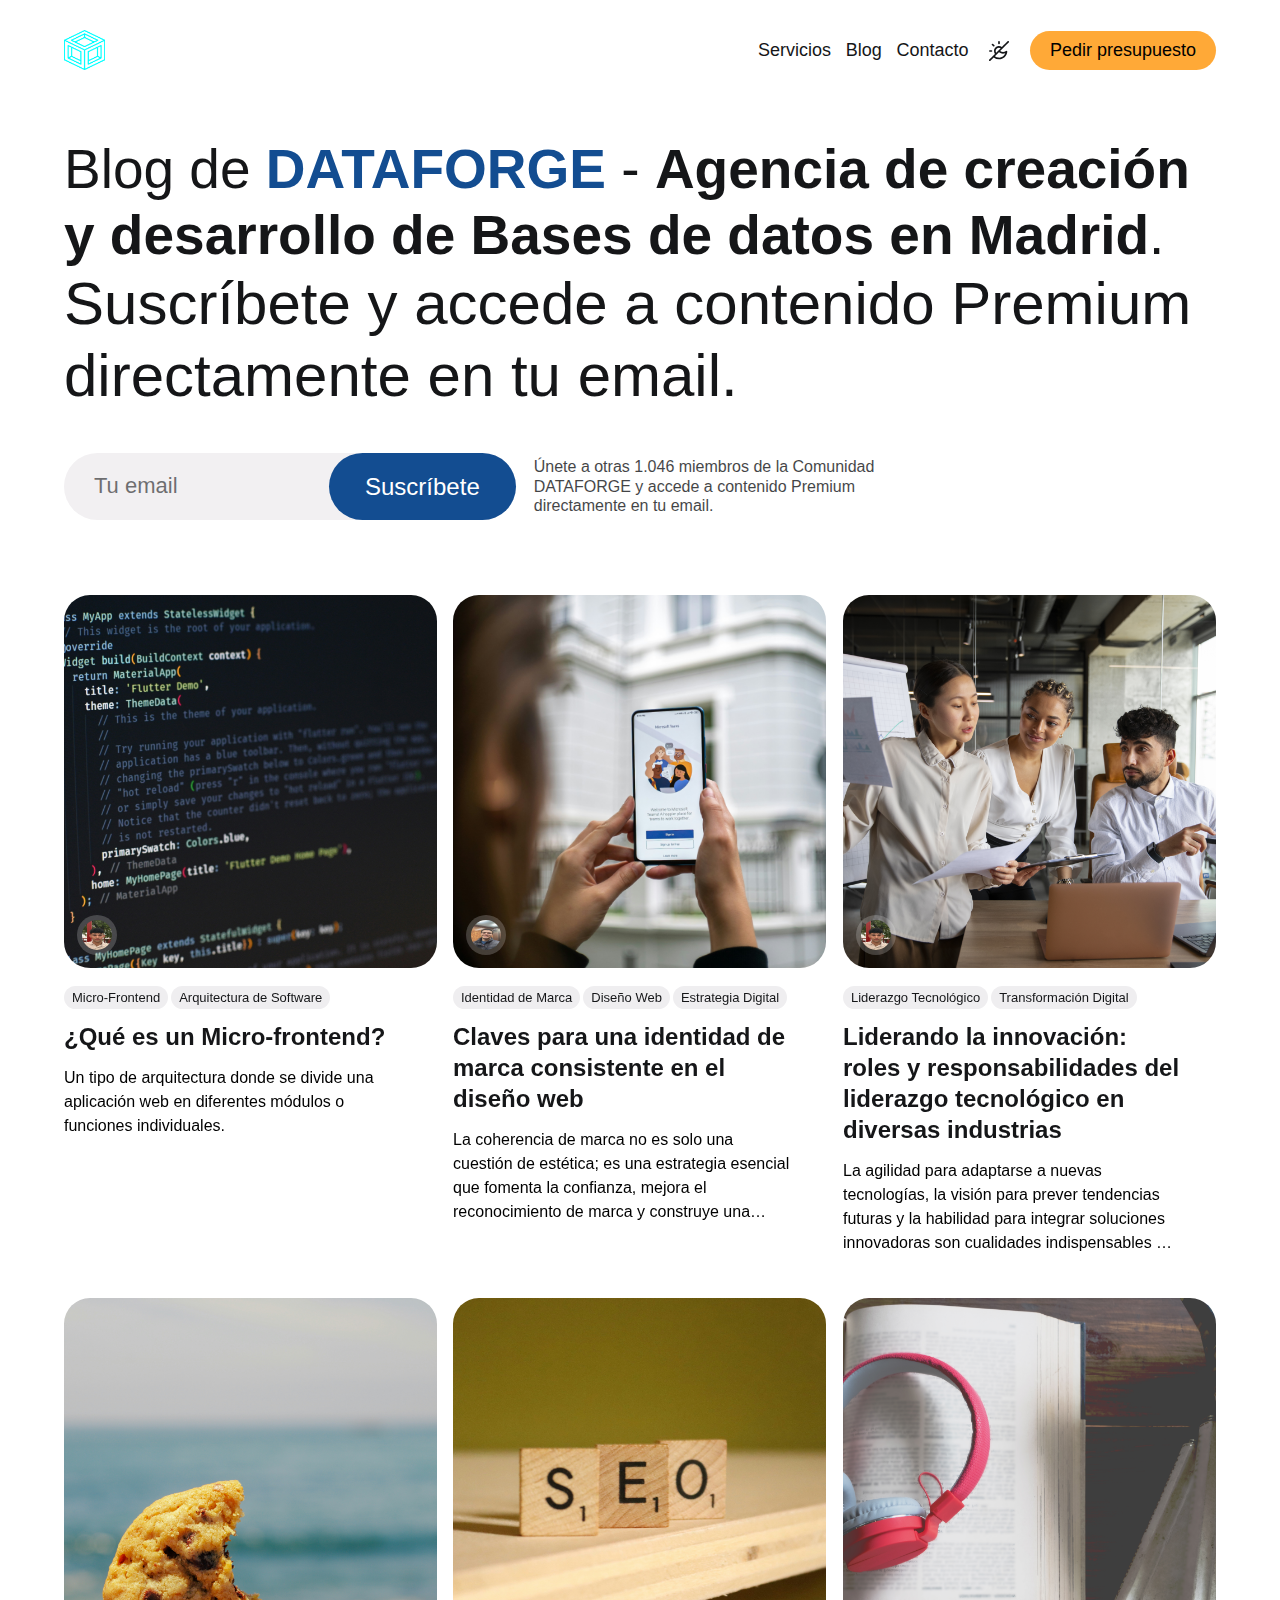
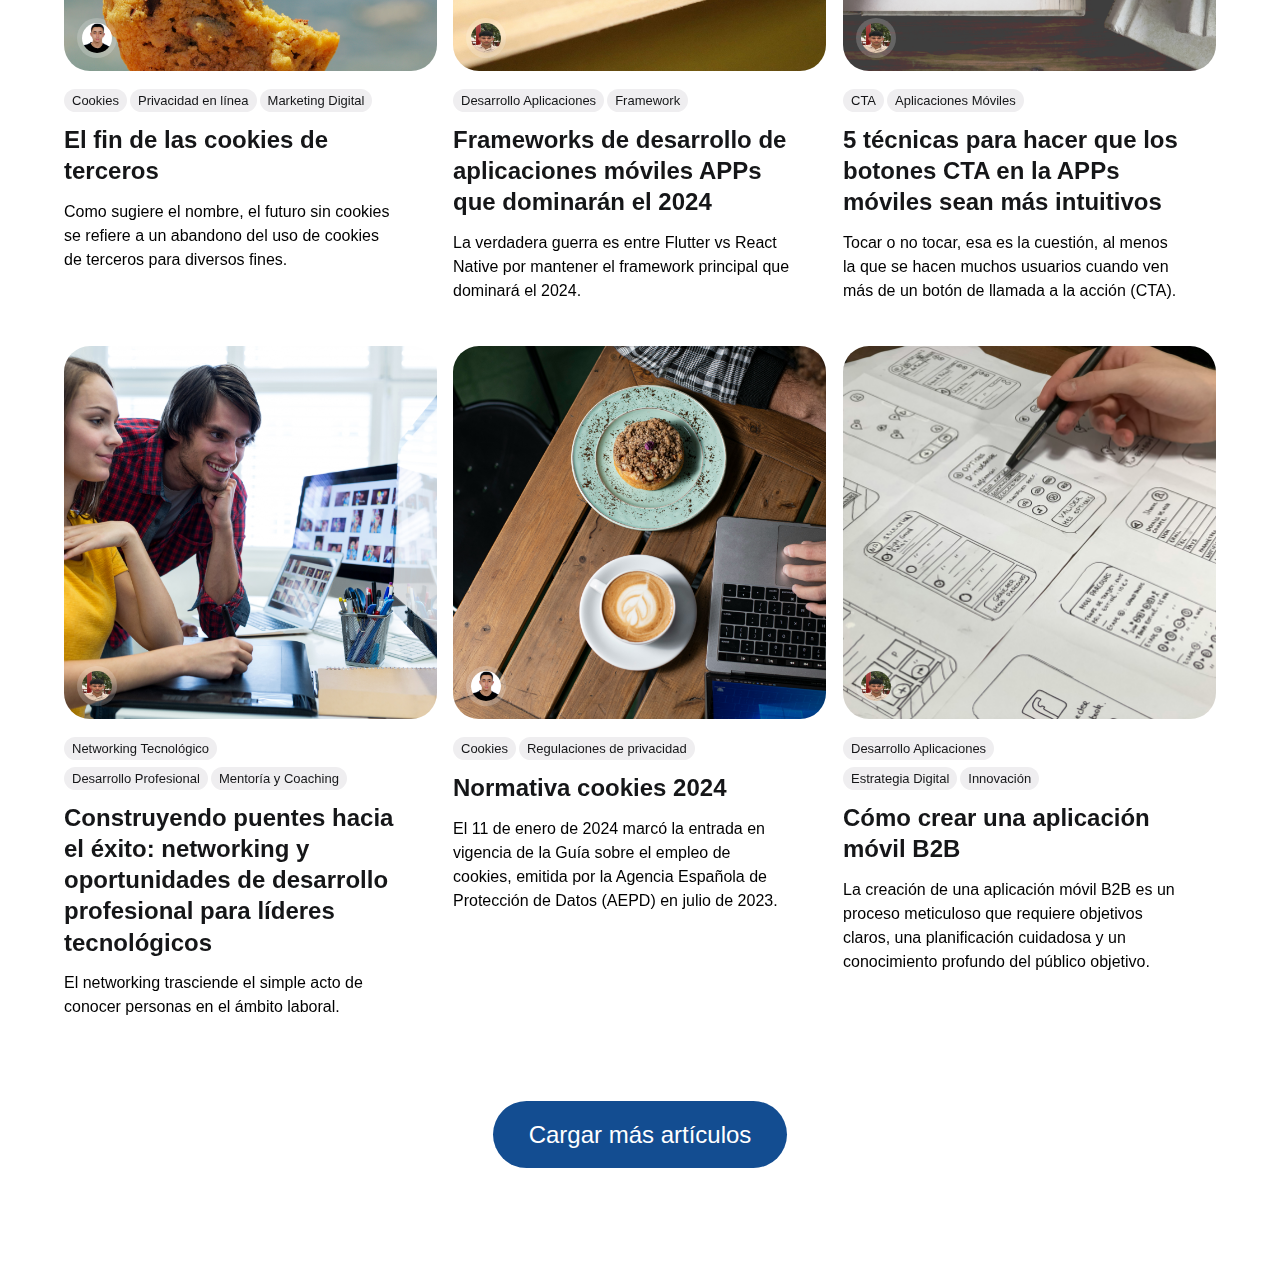
<file: Desarrollo_web/blog.html>
<!DOCTYPE html>
<html lang="es">
<head>
	<meta http-equiv="Content-Type" content="text/html; charset=UTF-8">
	<title>Blog | DATA</title>
	<link rel="shortcut icon" href="./logo.png">
	<link rel="stylesheet" type="text/css" href="./blog/screen.css">

	<style id="gh-members-styles">
		.gh-post-upgrade-cta-content,
		.gh-post-upgrade-cta {
			display: flex;
			flex-direction: column;
			align-items: center;
			font-family: -apple-system, BlinkMacSystemFont, 'Segoe UI', Roboto, Oxygen, Ubuntu, Cantarell, 'Open Sans', 'Helvetica Neue', sans-serif;
			text-align: center;
			width: 100%;
			color: #ffffff;
			font-size: 16px;
		}

		.gh-post-upgrade-cta-content {
			border-radius: 8px;
			padding: 40px 4vw;
		}

		.gh-post-upgrade-cta h2 {
			color: #ffffff;
			font-size: 28px;
			letter-spacing: -0.2px;
			margin: 0;
			padding: 0;
		}

		.gh-post-upgrade-cta p {
			margin: 20px 0 0;
			padding: 0;
		}

		.gh-post-upgrade-cta small {
			font-size: 16px;
			letter-spacing: -0.2px;
		}

		.gh-post-upgrade-cta a {
			color: #ffffff;
			cursor: pointer;
			font-weight: 500;
			box-shadow: none;
			text-decoration: underline;
		}

		.gh-post-upgrade-cta a:hover {
			color: #ffffff;
			opacity: 0.8;
			box-shadow: none;
			text-decoration: underline;
		}

		.gh-post-upgrade-cta a.gh-btn {
			display: block;
			background: #ffffff;
			text-decoration: none;
			margin: 28px 0 0;
			padding: 8px 18px;
			border-radius: 4px;
			font-size: 16px;
			font-weight: 600;
		}

		.gh-post-upgrade-cta a.gh-btn:hover {
			opacity: 0.92;
		}
	</style>


	<style>
		.comments-section {
			max-width: var(--max-width-post-wrap);
		}

		.dataforge-accent {
			color: black !important;
			background-color: #FFA937 !important;
		}

		.partial-dark-mode .subscribe-alert .alert-success,
		.auto-dark-mode .subscribe-alert .alert-success,
		.dark-mode .subscribe-alert .alert-success {
			color: black !important;
		}

		.partial-dark-mode .alert-error,
		.auto-dark-mode .alert-error,
		.dark-mode .alert-error {
			color: black !important;
		}

		.subscribe-alert .alert-success {
			background-color: rgb(93, 255, 93);
			padding-left: 20px !important;
			padding-right: 20px !important;
		}

		.alert-error {
			background-color: rgb(255, 134, 134);
			color: white;
			padding-left: 20px !important;
			padding-right: 20px !important;
		}

		.partial-dark-mode:root,
		.auto-dark-mode:root,
		.dark-mode:root {
			--ghost-accent-color: #1095D7;
		}

		.gh-portal-powered {
			display: none !important;
		}

		.gh-portal-triggerbtn-iframe {
			right: 100px !important;
			bottom: 5px !important;
		}

		input#copy-link {
			margin-top: 10px;
		}

		#nr-webreader {
			display: none;
		}

		.post-template #nr-webreader {
			display: block !important;
		}

		.hero-title a {
			color: var(--ghost-accent-color);
			font-weight: 600;
		}

		.membership-card .membership-button:nth-child(3) {
			background: #FFA937 !important;
			color: black !important;
		}


		.darkmode button {
			background: none;
			border: 0;
		}

		.hero-nonusers {
			font-weight: var(--font-weight-one-light);
			line-height: 1.2;
			max-width: 1500px;
			margin-top: 0;
			letter-spacing: var(--letter-spacing, normal);
			font-size: 6rem;
			margin-top: -4.5vh !important;
			margin-bottom: 4.5vh;
		}

		@media (max-width: 1024px) {
			.header-checkbox:checked~nav {
				width: 210px !important;
			}

			.header-nav li.darkmode svg {
				fill: white !important;
			}

			.partial-dark-mode .header-nav li.darkmode svg,
			.auto-dark-mode .header-nav li.darkmode svg,
			.dark-mode .header-nav li.darkmode svg {
				fill: black !important;
			}

			.hero-nonusers {
				font-size: 3rem !important;
				margin-top: 0px !important;
			}
		}

		@media (max-width: 1280px) {
			.global-tags a {
				margin-bottom: 7px;
			}

			.header-nav .signup {
				display: none !important;
			}

			.gh-portal-triggerbtn-iframe {
				right: 60px !important;
				bottom: -18px !important;
			}
		}

		.darkmode .icon-dark {
			margin-top: 8px;
			width: 20px;
			height: 20px;
		}
	</style>

	<style>
		:root {
			--ghost-accent-color: #134D91;
		}
	</style>
	
	<style id="cky-style">
		.cky-overlay {
			background: #000;
			opacity: .4;
			position: fixed;
			top: 0;
			left: 0;
			width: 100%;
			height: 100%;
			z-index: 99999999
		}

		.cky-hide {
			display: none
		}

		.cky-btn-revisit-wrapper {
			display: flex;
			align-items: center;
			justify-content: center;
			background: #0056a7;
			width: 45px;
			height: 45px;
			border-radius: 50%;
			position: fixed;
			z-index: 999999;
			cursor: pointer
		}

		.cky-revisit-bottom-left {
			bottom: 15px;
			left: 15px
		}

		.cky-revisit-bottom-right {
			bottom: 15px;
			right: 15px
		}

		.cky-btn-revisit-wrapper .cky-btn-revisit {
			display: flex;
			align-items: center;
			justify-content: center;
			background: none;
			border: none;
			cursor: pointer;
			position: relative;
			margin: 0;
			padding: 0
		}

		.cky-btn-revisit-wrapper .cky-btn-revisit img {
			max-width: fit-content;
			margin: 0;
			height: 30px;
			width: 30px
		}

		.cky-revisit-bottom-left:hover::before {
			content: attr(data-tooltip);
			position: absolute;
			background: #4e4b66;
			color: #fff;
			left: calc(100% + 7px);
			font-size: 12px;
			line-height: 16px;
			width: max-content;
			padding: 4px 8px;
			border-radius: 4px
		}

		.cky-revisit-bottom-left:hover::after {
			position: absolute;
			content: "";
			border: 5px solid transparent;
			left: calc(100% + 2px);
			border-left-width: 0;
			border-right-color: #4e4b66
		}

		.cky-revisit-bottom-right:hover::before {
			content: attr(data-tooltip);
			position: absolute;
			background: #4e4b66;
			color: #fff;
			right: calc(100% + 7px);
			font-size: 12px;
			line-height: 16px;
			width: max-content;
			padding: 4px 8px;
			border-radius: 4px
		}

		.cky-revisit-bottom-right:hover::after {
			position: absolute;
			content: "";
			border: 5px solid transparent;
			right: calc(100% + 2px);
			border-right-width: 0;
			border-left-color: #4e4b66
		}

		.cky-revisit-hide {
			display: none
		}

		.cky-consent-container {
			position: fixed;
			width: 100%;
			box-sizing: border-box;
			z-index: 9999999
		}

		.cky-consent-container .cky-consent-bar {
			background: #fff;
			border: 1px solid;
			padding: 16.5px 24px;
			box-shadow: 0 -1px 10px 0 #acabab4d
		}

		.cky-banner-bottom {
			bottom: 0;
			left: 0
		}

		.cky-banner-top {
			top: 0;
			left: 0
		}

		.cky-custom-brand-logo-wrapper .cky-custom-brand-logo {
			width: 100px;
			height: auto;
			margin: 0 0 12px 0
		}

		.cky-notice .cky-title {
			color: #212121;
			font-weight: 700;
			font-size: 18px;
			line-height: 24px;
			margin: 0 0 12px 0;
			overflow-wrap: break-word
		}

		.cky-notice-group {
			display: flex;
			justify-content: space-between;
			align-items: center;
			font-size: 14px;
			line-height: 24px;
			font-weight: 400
		}

		.cky-notice-des *,
		.cky-preference-content-wrapper *,
		.cky-dma-content-wrapper *,
		.cky-accordion-header-des *,
		.cky-gpc-wrapper .cky-gpc-desc * {
			font-size: 14px
		}

		.cky-notice-des {
			color: #212121;
			font-size: 14px;
			line-height: 24px;
			font-weight: 400
		}

		.cky-notice-des img {
			min-height: 25px;
			min-width: 25px
		}

		.cky-consent-bar .cky-notice-des p,
		.cky-gpc-wrapper .cky-gpc-desc p,
		.cky-preference-body-wrapper .cky-preference-content-wrapper p,
		.cky-accordion-header-wrapper .cky-accordion-header-des p,
		.cky-cookie-des-table li div:last-child p {
			color: inherit;
			margin-top: 0;
			word-break: break-word
		}

		.cky-notice-des P:last-child,
		.cky-preference-content-wrapper p:last-child,
		.cky-cookie-des-table li div:last-child p:last-child,
		.cky-gpc-wrapper .cky-gpc-desc p:last-child {
			margin-bottom: 0
		}

		.cky-notice-des a.cky-policy,
		.cky-notice-des button.cky-policy,
		.cky-dma-content-wrapper a.cky-policy,
		.cky-dma-content-wrapper button.cky-policy {
			font-size: 14px;
			color: #1863dc;
			white-space: nowrap;
			cursor: pointer;
			background: transparent;
			border: 1px solid;
			text-decoration: underline
		}

		.cky-notice-des button.cky-policy,
		.cky-dma-content-wrapper button.cky-policy {
			padding: 0
		}

		.cky-notice-des a.cky-policy:focus-visible,
		.cky-notice-des button.cky-policy:focus-visible,
		.cky-dma-content-wrapper a.cky-policy:focus-visible,
		.cky-dma-content-wrapper button.cky-policy:focus-visible,
		.cky-preference-content-wrapper .cky-show-desc-btn:focus-visible,
		.cky-accordion-header .cky-accordion-btn:focus-visible,
		.cky-preference-header .cky-btn-close:focus-visible,
		.cky-switch input[type="checkbox"]:focus-visible,
		.cky-footer-wrapper a:focus-visible,
		.cky-btn:focus-visible {
			outline: 2px solid #1863dc;
			outline-offset: 2px
		}

		.cky-btn:focus:not(:focus-visible),
		.cky-accordion-header .cky-accordion-btn:focus:not(:focus-visible),
		.cky-preference-content-wrapper .cky-show-desc-btn:focus:not(:focus-visible),
		.cky-btn-revisit-wrapper .cky-btn-revisit:focus:not(:focus-visible),
		.cky-preference-header .cky-btn-close:focus:not(:focus-visible),
		.cky-consent-bar .cky-banner-btn-close:focus:not(:focus-visible) {
			outline: 0
		}

		button.cky-show-desc-btn:not(:hover):not(:active) {
			color: #1863dc;
			background: transparent
		}

		button.cky-accordion-btn:not(:hover):not(:active),
		button.cky-banner-btn-close:not(:hover):not(:active),
		button.cky-btn-close:not(:hover):not(:active),
		button.cky-btn-revisit:not(:hover):not(:active) {
			background: transparent
		}

		.cky-consent-bar button:hover,
		.cky-modal.cky-modal-open button:hover,
		.cky-consent-bar button:focus,
		.cky-modal.cky-modal-open button:focus {
			text-decoration: none
		}

		.cky-notice-btn-wrapper {
			display: flex;
			justify-content: center;
			align-items: center;
			margin-left: 15px
		}

		.cky-notice-btn-wrapper .cky-btn {
			text-shadow: none;
			box-shadow: none
		}

		.cky-btn {
			font-size: 14px;
			font-family: inherit;
			line-height: 24px;
			padding: 8px 27px;
			font-weight: 500;
			margin: 0 8px 0 0;
			border-radius: 2px;
			white-space: nowrap;
			cursor: pointer;
			text-align: center;
			text-transform: none;
			min-height: 0
		}

		.cky-btn:hover {
			opacity: .8
		}

		.cky-btn-customize {
			color: #1863dc;
			background: transparent;
			border: 2px solid #1863dc
		}

		.cky-btn-reject {
			color: #1863dc;
			background: transparent;
			border: 2px solid #1863dc
		}

		.cky-btn-accept {
			background: #1863dc;
			color: #fff;
			border: 2px solid #1863dc
		}

		.cky-btn:last-child {
			margin-right: 0
		}

		@media (max-width:768px) {
			.cky-notice-group {
				display: block
			}

			.cky-notice-btn-wrapper {
				margin-left: 0
			}

			.cky-notice-btn-wrapper .cky-btn {
				flex: auto;
				max-width: 100%;
				margin-top: 10px;
				white-space: unset
			}
		}

		@media (max-width:576px) {
			.cky-notice-btn-wrapper {
				flex-direction: column
			}

			.cky-custom-brand-logo-wrapper,
			.cky-notice .cky-title,
			.cky-notice-des,
			.cky-notice-btn-wrapper {
				padding: 0 28px
			}

			.cky-consent-container .cky-consent-bar {
				padding: 16.5px 0
			}

			.cky-notice-des {
				max-height: 40vh;
				overflow-y: scroll
			}

			.cky-notice-btn-wrapper .cky-btn {
				width: 100%;
				padding: 8px;
				margin-right: 0
			}

			.cky-notice-btn-wrapper .cky-btn-accept {
				order: 1
			}

			.cky-notice-btn-wrapper .cky-btn-reject {
				order: 3
			}

			.cky-notice-btn-wrapper .cky-btn-customize {
				order: 2
			}
		}

		@media (max-width:425px) {

			.cky-custom-brand-logo-wrapper,
			.cky-notice .cky-title,
			.cky-notice-des,
			.cky-notice-btn-wrapper {
				padding: 0 24px
			}

			.cky-notice-btn-wrapper {
				flex-direction: column
			}

			.cky-btn {
				width: 100%;
				margin: 10px 0 0 0
			}

			.cky-notice-btn-wrapper .cky-btn-customize {
				order: 2
			}

			.cky-notice-btn-wrapper .cky-btn-reject {
				order: 3
			}

			.cky-notice-btn-wrapper .cky-btn-accept {
				order: 1;
				margin-top: 16px
			}
		}

		@media (max-width:352px) {
			.cky-notice .cky-title {
				font-size: 16px
			}

			.cky-notice-des * {
				font-size: 12px
			}

			.cky-notice-des,
			.cky-btn {
				font-size: 12px
			}
		}

		.cky-modal.cky-modal-open {
			display: flex;
			visibility: visible;
			-webkit-transform: translate(-50%, -50%);
			-moz-transform: translate(-50%, -50%);
			-ms-transform: translate(-50%, -50%);
			-o-transform: translate(-50%, -50%);
			transform: translate(-50%, -50%);
			top: 50%;
			left: 50%;
			transition: all 1s ease
		}

		.cky-modal {
			box-shadow: 0 32px 68px rgba(0, 0, 0, .3);
			margin: 0 auto;
			position: fixed;
			max-width: 100%;
			background: #fff;
			top: 50%;
			box-sizing: border-box;
			border-radius: 6px;
			z-index: 999999999;
			color: #212121;
			-webkit-transform: translate(-50%, 100%);
			-moz-transform: translate(-50%, 100%);
			-ms-transform: translate(-50%, 100%);
			-o-transform: translate(-50%, 100%);
			transform: translate(-50%, 100%);
			visibility: hidden;
			transition: all 0s ease
		}

		.cky-preference-center {
			max-height: 79vh;
			overflow: hidden;
			width: 845px;
			overflow: hidden;
			flex: 1 1 0%;
			display: flex;
			flex-direction: column;
			border-radius: 6px
		}

		.cky-preference-header {
			display: flex;
			align-items: center;
			justify-content: space-between;
			padding: 22px 24px;
			border-bottom: 1px solid
		}

		.cky-preference-header .cky-preference-title {
			font-size: 18px;
			font-weight: 700;
			line-height: 24px;
			word-break: break-word
		}

		.cky-preference-header .cky-btn-close {
			margin: 0;
			cursor: pointer;
			vertical-align: middle;
			padding: 0;
			background: none;
			border: none;
			width: auto;
			height: auto;
			min-height: 0;
			line-height: 0;
			text-shadow: none;
			box-shadow: none
		}

		.cky-preference-header .cky-btn-close img {
			margin: 0;
			height: 10px;
			width: 10px
		}

		.cky-preference-body-wrapper {
			padding: 0 24px;
			flex: 1;
			overflow: auto;
			box-sizing: border-box
		}

		.cky-preference-content-wrapper,
		.cky-gpc-wrapper .cky-gpc-desc {
			font-size: 14px;
			line-height: 24px;
			font-weight: 400;
			padding: 12px 0
		}

		.cky-preference-content-wrapper img {
			min-height: 25px;
			min-width: 25px
		}

		.cky-preference-content-wrapper .cky-show-desc-btn {
			font-size: 14px;
			font-family: inherit;
			color: #1863dc;
			text-decoration: none;
			line-height: 24px;
			padding: 0;
			margin: 0;
			white-space: nowrap;
			cursor: pointer;
			background: transparent;
			border-color: transparent;
			text-transform: none;
			min-height: 0;
			text-shadow: none;
			box-shadow: none
		}

		.cky-accordion-wrapper {
			margin-bottom: 10px
		}

		.cky-accordion {
			border-bottom: 1px solid
		}

		.cky-accordion:last-child {
			border-bottom: none
		}

		.cky-accordion .cky-accordion-item {
			display: flex;
			margin-top: 10px
		}

		.cky-accordion .cky-accordion-body {
			display: none
		}

		.cky-accordion.cky-accordion-active .cky-accordion-body {
			display: block;
			padding: 0 22px;
			margin-bottom: 16px
		}

		.cky-accordion-header-wrapper {
			cursor: pointer;
			width: 100%
		}

		.cky-accordion-item .cky-accordion-header {
			display: flex;
			justify-content: space-between;
			align-items: center
		}

		.cky-accordion-header .cky-accordion-btn {
			font-size: 16px;
			font-family: inherit;
			color: #212121;
			line-height: 24px;
			background: none;
			border: none;
			font-weight: 700;
			padding: 0;
			margin: 0;
			cursor: pointer;
			text-transform: none;
			min-height: 0;
			text-shadow: none;
			box-shadow: none
		}

		.cky-accordion-header .cky-always-active {
			color: green;
			font-weight: 600;
			line-height: 24px;
			font-size: 14px
		}

		.cky-accordion-header-des {
			font-size: 14px;
			line-height: 24px;
			margin: 10px 0 16px 0
		}

		.cky-accordion-chevron {
			margin-right: 22px;
			position: relative;
			cursor: pointer
		}

		.cky-accordion-chevron-hide {
			display: none
		}

		.cky-accordion .cky-accordion-chevron i::before {
			content: "";
			position: absolute;
			border-right: 1.4px solid;
			border-bottom: 1.4px solid;
			border-color: inherit;
			height: 6px;
			width: 6px;
			-webkit-transform: rotate(-45deg);
			-moz-transform: rotate(-45deg);
			-ms-transform: rotate(-45deg);
			-o-transform: rotate(-45deg);
			transform: rotate(-45deg);
			transition: all 0.2s ease-in-out;
			top: 8px
		}

		.cky-accordion.cky-accordion-active .cky-accordion-chevron i::before {
			-webkit-transform: rotate(45deg);
			-moz-transform: rotate(45deg);
			-ms-transform: rotate(45deg);
			-o-transform: rotate(45deg);
			transform: rotate(45deg)
		}

		.cky-audit-table {
			background: #f4f4f4;
			border-radius: 6px
		}

		.cky-audit-table .cky-empty-cookies-text {
			color: inherit;
			font-size: 12px;
			line-height: 24px;
			margin: 0;
			padding: 10px
		}

		.cky-audit-table .cky-cookie-des-table {
			font-size: 12px;
			line-height: 24px;
			font-weight: 400;
			padding: 15px 10px;
			border-bottom: 1px solid;
			border-bottom-color: inherit;
			margin: 0
		}

		.cky-audit-table .cky-cookie-des-table:last-child {
			border-bottom: none
		}

		.cky-audit-table .cky-cookie-des-table li {
			list-style-type: none;
			display: flex;
			padding: 3px 0
		}

		.cky-audit-table .cky-cookie-des-table li:first-child {
			padding-top: 0
		}

		.cky-cookie-des-table li div:first-child {
			width: 100px;
			font-weight: 600;
			word-break: break-word;
			word-wrap: break-word
		}

		.cky-cookie-des-table li div:last-child {
			flex: 1;
			word-break: break-word;
			word-wrap: break-word;
			margin-left: 8px
		}

		.cky-footer-shadow {
			display: block;
			width: 100%;
			height: 40px;
			background: linear-gradient(180deg, rgba(255, 255, 255, 0) 0%, #ffffff 100%);
			position: absolute;
			bottom: calc(100% - 1px)
		}

		.cky-footer-wrapper {
			position: relative
		}

		.cky-prefrence-btn-wrapper {
			display: flex;
			flex-wrap: wrap;
			align-items: center;
			justify-content: center;
			padding: 22px 24px;
			border-top: 1px solid
		}

		.cky-prefrence-btn-wrapper .cky-btn {
			flex: auto;
			max-width: 100%;
			text-shadow: none;
			box-shadow: none
		}

		.cky-btn-preferences {
			color: #1863dc;
			background: transparent;
			border: 2px solid #1863dc
		}

		.cky-preference-header,
		.cky-preference-body-wrapper,
		.cky-accordion-wrapper,
		.cky-accordion,
		.cky-accordion-wrapper,
		.cky-footer-wrapper,
		.cky-prefrence-btn-wrapper {
			border-color: inherit
		}

		.cky-preference-body-wrapper .cky-dma-content-wrapper {
			font-size: 14px;
			line-height: 24px;
			font-weight: 400;
			padding: 4px 0 12px
		}

		.cky-preference-body-wrapper .cky-dma-content-wrapper p {
			color: inherit;
			word-break: break-word
		}

		.cky-preference-body-wrapper .cky-dma-content-wrapper p:first-child {
			margin-top: 0
		}

		.cky-preference-body-wrapper .cky-dma-content-wrapper p:last-child {
			margin-bottom: 0
		}

		.cky-preference-body-wrapper .cky-horizontal-separator {
			border-bottom: 1px solid;
			border-color: inherit
		}

		@media (max-width:845px) {
			.cky-modal {
				max-width: calc(100% - 16px)
			}
		}

		@media (max-width:576px) {
			.cky-modal {
				max-width: 100%
			}

			.cky-preference-center {
				max-height: 100vh
			}

			.cky-prefrence-btn-wrapper {
				flex-direction: column
			}

			.cky-accordion.cky-accordion-active .cky-accordion-body {
				padding-right: 0
			}

			.cky-prefrence-btn-wrapper .cky-btn {
				width: 100%;
				margin: 10px 0 0 0
			}

			.cky-prefrence-btn-wrapper .cky-btn-reject {
				order: 3
			}

			.cky-prefrence-btn-wrapper .cky-btn-accept {
				order: 1;
				margin-top: 0
			}

			.cky-prefrence-btn-wrapper .cky-btn-preferences {
				order: 2
			}
		}

		@media (max-width:425px) {
			.cky-accordion-chevron {
				margin-right: 15px
			}

			.cky-notice-btn-wrapper {
				margin-top: 0
			}

			.cky-accordion.cky-accordion-active .cky-accordion-body {
				padding: 0 15px
			}
		}

		@media (max-width:352px) {
			.cky-preference-header .cky-preference-title {
				font-size: 16px
			}

			.cky-preference-header {
				padding: 16px 24px
			}

			.cky-preference-content-wrapper *,
			.cky-accordion-header-des *,
			.cky-dma-content-wrapper * {
				font-size: 12px
			}

			.cky-preference-content-wrapper,
			.cky-preference-body-wrapper .cky-dma-content-wrapper,
			.cky-preference-content-wrapper .cky-show-more,
			.cky-accordion-header .cky-always-active,
			.cky-accordion-header-des,
			.cky-preference-content-wrapper .cky-show-desc-btn,
			.cky-notice-des a.cky-policy,
			.cky-dma-content-wrapper a.cky-policy {
				font-size: 12px
			}

			.cky-accordion-header .cky-accordion-btn {
				font-size: 14px
			}
		}

		.cky-switch {
			display: flex
		}

		.cky-switch input[type="checkbox"] {
			position: relative;
			width: 44px;
			height: 24px;
			margin: 0;
			background: #d0d5d2;
			-webkit-appearance: none;
			border-radius: 50px;
			cursor: pointer;
			outline: 0;
			border: none;
			top: 0
		}

		.cky-switch input[type="checkbox"]:checked {
			background: #1863dc
		}

		.cky-switch input[type="checkbox"]:before {
			position: absolute;
			content: "";
			height: 20px;
			width: 20px;
			left: 2px;
			bottom: 2px;
			border-radius: 50%;
			background-color: #fff;
			-webkit-transition: 0.4s;
			transition: 0.4s;
			margin: 0
		}

		.cky-switch input[type="checkbox"]:after {
			display: none
		}

		.cky-switch input[type="checkbox"]:checked:before {
			-webkit-transform: translateX(20px);
			-ms-transform: translateX(20px);
			transform: translateX(20px)
		}

		@media (max-width:425px) {
			.cky-switch input[type="checkbox"] {
				width: 38px;
				height: 21px
			}

			.cky-switch input[type="checkbox"]:before {
				height: 17px;
				width: 17px
			}

			.cky-switch input[type="checkbox"]:checked:before {
				-webkit-transform: translateX(17px);
				-ms-transform: translateX(17px);
				transform: translateX(17px)
			}
		}

		.cky-consent-bar .cky-banner-btn-close {
			position: absolute;
			right: 9px;
			top: 5px;
			background: none;
			border: none;
			cursor: pointer;
			padding: 0;
			margin: 0;
			min-height: 0;
			line-height: 0;
			height: auto;
			width: auto;
			text-shadow: none;
			box-shadow: none
		}

		.cky-consent-bar .cky-banner-btn-close img {
			height: 9px;
			width: 9px;
			margin: 0
		}

		.cky-notice-btn-wrapper .cky-btn-do-not-sell {
			font-size: 14px;
			line-height: 24px;
			padding: 6px 0;
			margin: 0;
			font-weight: 500;
			background: none;
			border-radius: 2px;
			border: none;
			white-space: nowrap;
			cursor: pointer;
			text-align: left;
			color: #1863dc;
			background: transparent;
			border-color: transparent;
			box-shadow: none;
			text-shadow: none
		}

		.cky-consent-bar .cky-banner-btn-close:focus-visible,
		.cky-notice-btn-wrapper .cky-btn-do-not-sell:focus-visible,
		.cky-opt-out-btn-wrapper .cky-btn:focus-visible,
		.cky-opt-out-checkbox-wrapper input[type="checkbox"].cky-opt-out-checkbox:focus-visible {
			outline: 2px solid #1863dc;
			outline-offset: 2px
		}

		@media (max-width:768px) {
			.cky-notice-btn-wrapper {
				margin-left: 0;
				margin-top: 10px;
				justify-content: left
			}

			.cky-notice-btn-wrapper .cky-btn-do-not-sell {
				padding: 0
			}
		}

		@media (max-width:352px) {

			.cky-notice-btn-wrapper .cky-btn-do-not-sell,
			.cky-notice-des a.cky-policy {
				font-size: 12px
			}
		}

		.cky-opt-out-wrapper {
			padding: 12px 0
		}

		.cky-opt-out-wrapper .cky-opt-out-checkbox-wrapper {
			display: flex;
			align-items: center
		}

		.cky-opt-out-checkbox-wrapper .cky-opt-out-checkbox-label {
			font-size: 16px;
			font-weight: 700;
			line-height: 24px;
			margin: 0 0 0 12px;
			cursor: pointer
		}

		.cky-opt-out-checkbox-wrapper input[type="checkbox"].cky-opt-out-checkbox {
			background-color: #fff;
			border: 1px solid #000;
			width: 20px;
			height: 18.5px;
			margin: 0;
			-webkit-appearance: none;
			position: relative;
			display: flex;
			align-items: center;
			justify-content: center;
			border-radius: 2px;
			cursor: pointer
		}

		.cky-opt-out-checkbox-wrapper input[type="checkbox"].cky-opt-out-checkbox:checked {
			background-color: #1863dc;
			border: none
		}

		.cky-opt-out-checkbox-wrapper input[type="checkbox"].cky-opt-out-checkbox:checked::after {
			left: 6px;
			bottom: 4px;
			width: 7px;
			height: 13px;
			border: solid #fff;
			border-width: 0 3px 3px 0;
			border-radius: 2px;
			-webkit-transform: rotate(45deg);
			-ms-transform: rotate(45deg);
			transform: rotate(45deg);
			content: "";
			position: absolute;
			box-sizing: border-box
		}

		.cky-opt-out-checkbox-wrapper.cky-disabled .cky-opt-out-checkbox-label,
		.cky-opt-out-checkbox-wrapper.cky-disabled input[type="checkbox"].cky-opt-out-checkbox {
			cursor: no-drop
		}

		.cky-gpc-wrapper {
			margin: 0 0 0 32px
		}

		.cky-footer-wrapper .cky-opt-out-btn-wrapper {
			display: flex;
			flex-wrap: wrap;
			align-items: center;
			justify-content: center;
			padding: 22px 24px
		}

		.cky-opt-out-btn-wrapper .cky-btn {
			flex: auto;
			max-width: 100%;
			text-shadow: none;
			box-shadow: none
		}

		.cky-opt-out-btn-wrapper .cky-btn-cancel {
			border: 1px solid #dedfe0;
			background: transparent;
			color: #858585
		}

		.cky-opt-out-btn-wrapper .cky-btn-confirm {
			background: #1863dc;
			color: #fff;
			border: 1px solid #1863dc
		}

		@media (max-width:352px) {
			.cky-opt-out-checkbox-wrapper .cky-opt-out-checkbox-label {
				font-size: 14px
			}

			.cky-gpc-wrapper .cky-gpc-desc,
			.cky-gpc-wrapper .cky-gpc-desc * {
				font-size: 12px
			}

			.cky-opt-out-checkbox-wrapper input[type="checkbox"].cky-opt-out-checkbox {
				width: 16px;
				height: 16px
			}

			.cky-opt-out-checkbox-wrapper input[type="checkbox"].cky-opt-out-checkbox:checked::after {
				left: 5px;
				bottom: 4px;
				width: 3px;
				height: 9px
			}

			.cky-gpc-wrapper {
				margin: 0 0 0 28px
			}
		}

		.video-placeholder-youtube {
			background-size: 100% 100%;
			background-position: center;
			background-repeat: no-repeat;
			background-color: #b2b0b059;
			position: relative;
			display: flex;
			align-items: center;
			justify-content: center;
			max-width: 100%
		}

		.video-placeholder-text-youtube {
			text-align: center;
			align-items: center;
			padding: 10px 16px;
			background-color: #000c;
			color: #fff;
			border: 1px solid;
			border-radius: 2px;
			cursor: pointer
		}

		.video-placeholder-normal {
			background-image: url(https://cdn-cookieyes.com/assets/images/cky-placeholder.svg);
			background-size: 80px;
			background-position: center;
			background-repeat: no-repeat;
			background-color: #b2b0b059;
			position: relative;
			display: flex;
			align-items: flex-end;
			justify-content: center;
			max-width: 100%
		}

		.video-placeholder-text-normal {
			align-items: center;
			padding: 10px 16px;
			text-align: center;
			border: 1px solid;
			border-radius: 2px;
			cursor: pointer
		}

		.cky-rtl {
			direction: rtl;
			text-align: right
		}

		.cky-rtl .cky-banner-btn-close {
			left: 9px;
			right: auto
		}

		.cky-rtl .cky-notice-btn-wrapper .cky-btn:last-child {
			margin-right: 8px
		}

		.cky-rtl .cky-notice-btn-wrapper .cky-btn:first-child {
			margin-right: 0
		}

		.cky-rtl .cky-notice-btn-wrapper {
			margin-left: 0;
			margin-right: 15px
		}

		.cky-rtl .cky-prefrence-btn-wrapper .cky-btn {
			margin-right: 8px
		}

		.cky-rtl .cky-prefrence-btn-wrapper .cky-btn:first-child {
			margin-right: 0
		}

		.cky-rtl .cky-accordion .cky-accordion-chevron i::before {
			border: none;
			border-left: 1.4px solid;
			border-top: 1.4px solid;
			left: 12px
		}

		.cky-rtl .cky-accordion.cky-accordion-active .cky-accordion-chevron i::before {
			-webkit-transform: rotate(-135deg);
			-moz-transform: rotate(-135deg);
			-ms-transform: rotate(-135deg);
			-o-transform: rotate(-135deg);
			transform: rotate(-135deg)
		}

		@media (max-width:768px) {
			.cky-rtl .cky-notice-btn-wrapper {
				margin-right: 0
			}
		}

		@media (max-width:576px) {
			.cky-rtl .cky-notice-btn-wrapper .cky-btn:last-child {
				margin-right: 0
			}

			.cky-rtl .cky-prefrence-btn-wrapper .cky-btn {
				margin-right: 0
			}

			.cky-rtl .cky-accordion.cky-accordion-active .cky-accordion-body {
				padding: 0 22px 0 0
			}
		}

		@media (max-width:425px) {
			.cky-rtl .cky-accordion.cky-accordion-active .cky-accordion-body {
				padding: 0 15px 0 0
			}
		}

		.cky-rtl .cky-opt-out-btn-wrapper .cky-btn {
			margin-right: 12px
		}

		.cky-rtl .cky-opt-out-btn-wrapper .cky-btn:first-child {
			margin-right: 0
		}

		.cky-rtl .cky-opt-out-checkbox-wrapper .cky-opt-out-checkbox-label {
			margin: 0 12px 0 0
		}
	</style>
</head>

<body class="home-template global-accent-color-buttons">
	
	<div class="global-wrap">
		<div class="global-content">
			<header class="header-section">
				<div class="header-wrap global-padding">
					<div class="header-logo"><a href="../index.html" class="is-logo"><img
								src="./logo.png"
								alt="Blog DATAFORGE"></a>
					</div>
					<div class="header-nav is-button-accent-color">
						<span class="header-search search-open is-mobile"><svg role="img" viewBox="0 0 24 24"
								xmlns="http://www.w3.org/2000/svg">
								<path
									d="m16.822 18.813 4.798 4.799c.262.248.61.388.972.388.772-.001 1.407-.637 1.407-1.409 0-.361-.139-.709-.387-.971l-4.799-4.797c3.132-4.108 2.822-10.005-.928-13.756l-.007-.007-.278-.278a.6985.6985 0 0 0-.13-.107C13.36-1.017 7.021-.888 3.066 3.067c-4.088 4.089-4.088 10.729 0 14.816 3.752 3.752 9.65 4.063 13.756.93Zm-.965-13.719c2.95 2.953 2.95 7.81 0 10.763-2.953 2.949-7.809 2.949-10.762 0-2.951-2.953-2.951-7.81 0-10.763 2.953-2.95 7.809-2.95 10.762 0Z">
								</path>
							</svg></span>
						<input id="toggle" class="header-checkbox" type="checkbox">
						<label class="header-toggle" for="toggle">
							<span>
								<span class="bar"></span>
								<span class="bar"></span>
								<span class="bar"></span>
							</span>
						</label>
						<nav>
							<ul>
								<li><a href="../index.html"
										title="Servicios">Servicios</a></li>
								<li><a href="../index.html#blog" title="Blog">Blog</a></li>
								<li><a href="../index.html" title="Contacto">Contacto</a></li>
								<li class="darkmode">
									<button title="Dark / Light Mode" type="button"><svg class="icon-dark" role="img"
											viewBox="0 0 24 24" xmlns="http://www.w3.org/2000/svg"
											aria-labelledby="color-scheme-system">
											<path
												d="M12 4a1 1 0 0 1-1-1V1a1 1 0 0 1 2 0v2a1 1 0 0 1-1 1zM4.933 6.348a.997.997 0 0 0 1.414 0 .999.999 0 0 0 0-1.414l-1.42-1.42a.999.999 0 1 0-1.414 1.414l1.42 1.42zM1 13h2a1 1 0 1 0 0-2H1a1 1 0 0 0 0 2zm19.486-8.072 3.221-3.221A.999.999 0 1 0 22.293.293l-3.221 3.221-1.42 1.42-2.19 2.19A5.955 5.955 0 0 0 12 6c-3.309 0-6 2.691-6 6 0 1.258.406 2.453 1.124 3.462l-2.105 2.105c-.026.021-.058.03-.083.055s-.033.056-.055.082l-1.368 1.368-.001.002-3.219 3.219a.999.999 0 1 0 1.414 1.414l3.987-3.987a10.03 10.03 0 0 0 6.332 2.262c5.103-.001 9.473-3.902 9.951-9.081a1 1 0 0 0-1.591-.896 5.96 5.96 0 0 1-7.037.06l5.717-5.716 1.42-1.421zm-.945 9.78c-1.21 3.337-4.564 5.587-8.257 5.238a8.019 8.019 0 0 1-4.165-1.651l4.802-4.802c.05.038.093.082.144.12a7.955 7.955 0 0 0 7.476 1.095zm-10.979-.684A3.968 3.968 0 0 1 8 12c0-2.206 1.794-4 4-4a3.98 3.98 0 0 1 2.025.561l-5.463 5.463z">
											</path>
										</svg></button>
								</li>
								<li class="account"><a href="./formulario.html"
										class="global-button dataforge-accent">Pedir presupuesto</a></li>
							</ul>
						</nav>
					</div>
				</div>
			</header>



			<main class="global-main">
				<div class="hero-section no-slider">
					<div class="hero-wrap">
						<div class="hero-content global-padding">
							<h1 class="hero-title global-title hero-title-small">Blog de <a
									href="../index.html">DATAFORGE</a> - <span>Agencia de creación y desarrollo de Bases de datos
									en Madrid</span>.</h1>

							<div class="hero-nonusers">Suscríbete y accede a contenido Premium directamente en tu email.
							</div>

							<div class="subscribe-section">
								<div class="subscribe-wrap">
									<form data-members-form="subscribe" class="subscribe-form">
										<input data-members-email="" type="email" placeholder="Tu email"
											aria-label="Tu email" required="">
										<button class="global-button" type="submit">Suscríbete</button>
									</form>
									<div class="subscribe-form-caption">
										Únete a otras 1.046 miembros de la Comunidad DATAFORGE y accede a contenido Premium
										directamente en tu email.
									</div>
								</div>
							</div>

						</div>
					</div>
				</div>
				<div class="loop-section global-padding">
					<div class="loop-subtitle">
						<small class="loop-subtitle-title global-title">
							Sigue leyendo los artículos <br><span>más recientes</span></small>
						<div class="global-authors">
							<div>
								<div class="global-item-author is-image global-image">
									<a href="../index.html#Equipo_DATAFORGE" class="global-link"
										title="Said Oudrhich"></a>
									<img src="./said.jpg"
										loading="lazy" alt="Said Oudrhich">
								</div>
								<div class="global-item-author is-image global-image">
									<a href="../index.html#Equipo_DATAFORGE" class="global-link"
										title="Said Oudrhich"></a>
									<img src="./said.jpg"
										loading="lazy" alt="Said Oudrhich">
								</div>
								<div class="global-item-author is-image global-image">
									<a href="../index.html#Equipo_DATAFORGE" class="global-link"
										title="Víctor Rodríguez"></a>
									<img src="./victor.jpg"
										loading="lazy" alt="Víctor Rodríguez">
								</div>
							</div>
							<small>Meet our top authors</small>
						</div>
					</div>
					<div class="loop-wrap">
						<article class="item is-loop is-image">
							<div class="item-image global-image global-image-orientation global-radius is-square">

								<a href="" class="global-link"
									aria-label="¿Qué es un Micro-frontend?" title="¿Qué es un Micro-frontend?"></a>
								<img
									sizes="(max-width:480px) 300px, (max-width:768px) 600px, 1200px"
									src="./blog/1.png"
									loading="lazy" alt="¿Qué es un Micro-frontend?">
								<div class="item-authors global-authors">
									<div>
										<div class="item-author global-item-author is-image global-image">
											<a href="../index.html#Equipo_DATAFORGE"
												class="global-link" title="Said Oudrhich"></a>
											<img src="./said.jpg"
												loading="lazy" alt="Said Oudrhich">
										</div>
									</div>
								</div>
							</div>
							<div class="item-content">
								<div class="item-tags global-tags">
									<a href="#">Micro-Frontend</a><span><a
											href="#">Arquitectura
											de Software</a></span>
								</div>
								<h2 class="item-title"><a href="#"
										title="¿Qué es un Micro-frontend?">¿Qué es un Micro-frontend?</a></h2>
								<p class="item-excerpt">
									Un tipo de arquitectura donde se divide una aplicación web en diferentes módulos o
									funciones individuales.
								</p>
							</div>
						</article>
						<article class="item is-loop is-image">
							<div class="item-image global-image global-image-orientation global-radius is-square">

								<a href="#"
									class="global-link"
									aria-label="Claves para una identidad de marca consistente en el diseño web"
									title="Claves para una identidad de marca consistente en el diseño web"></a>
								<img 
									src="./blog/3.png"
									loading="lazy"
									alt="Claves para una identidad de marca consistente en el diseño web">
								<div class="item-authors global-authors">
									<div>
										<div class="item-author global-item-author is-image global-image">
											<a href="../index.html#Equipo_DATAFORGE" class="global-link"
												title="Pablo Rico"></a>
											<img src="./pablo.jpg"
												loading="lazy" alt="Pablo Rico">
										</div>
									</div>
								</div>
							</div>
							<div class="item-content">
								<div class="item-tags global-tags">
									<a href="#">Identidad de
										Marca</a><span><a href="#">Diseño
											Web</a><a
											href="#">Estrategia
											Digital</a></span>
								</div>
								<h2 class="item-title"><a
										href="#"
										title="Claves para una identidad de marca consistente en el diseño web">Claves
										para una identidad de marca consistente en el diseño web</a></h2>
								<p class="item-excerpt">
									La coherencia de marca no es solo una cuestión de estética; es una estrategia
									esencial que fomenta la confianza, mejora el reconocimiento de marca y construye una
									conexión emocional con la audiencia.
								</p>
							</div>
						</article>
						<article class="item is-loop is-image">
							<div class="item-image global-image global-image-orientation global-radius is-square">

								<a href="#"
									class="global-link"
									aria-label="Liderando la innovación: roles y responsabilidades del liderazgo tecnológico en diversas industrias"
									title="Liderando la innovación: roles y responsabilidades del liderazgo tecnológico en diversas industrias"></a>
								<img 
									sizes="(max-width:480px) 300px, (max-width:768px) 600px, 1200px"
									src="./blog/5.png"
									loading="lazy"
									alt="Liderando la innovación: roles y responsabilidades del liderazgo tecnológico en diversas industrias">
								<div class="item-authors global-authors">
									<div>
										<div class="item-author global-item-author is-image global-image">
											<a href="../index.html#Equipo_DATAFORGE" class="global-link"
												title="Said Oudrhich"></a>
											<img src="./said.jpg"
												loading="lazy" alt="Said Oudrhich">
										</div>
									</div>
								</div>
							</div>
							<div class="item-content">
								<div class="item-tags global-tags">
									<a href="#">Liderazgo
										Tecnológico</a><span><a
											href="#">Transformación
											Digital</a></span>
								</div>
								<h2 class="item-title"><a
										href="#"
										title="Liderando la innovación: roles y responsabilidades del liderazgo tecnológico en diversas industrias">Liderando
										la innovación: roles y responsabilidades del liderazgo tecnológico en diversas
										industrias</a></h2>
								<p class="item-excerpt">
									La agilidad para adaptarse a nuevas tecnologías, la visión para prever tendencias
									futuras y la habilidad para integrar soluciones innovadoras son cualidades
									indispensables en los líderes tecnológicos.
								</p>
							</div>
						</article>
						<article class="item is-loop is-image">
							<div class="item-image global-image global-image-orientation global-radius is-square">

								<a href="#"
									class="global-link" aria-label="El fin de las cookies de terceros"
									title="El fin de las cookies de terceros"></a>
								<img 
									sizes="(max-width:480px) 300px, (max-width:768px) 600px, 1200px"
									src="./blog/4.png"
									loading="lazy" alt="El fin de las cookies de terceros">
								<div class="item-authors global-authors">
									<div>
										<div class="item-author global-item-author is-image global-image">
											<a href="../index.html#Equipo_DATAFORGE" class="global-link"
												title="Víctor Rodríguez"></a>
											<img src="./victor.jpg"
												loading="lazy" alt="Víctor Rodríguez">
										</div>
									</div>
								</div>
							</div>
							<div class="item-content">
								<div class="item-tags global-tags">
									<a href="#">Cookies</a><span><a
											href="#">Privacidad en
											línea</a><a
											href="#">Marketing
											Digital</a></span>
								</div>
								<h2 class="item-title"><a
										href="#"
										title="El fin de las cookies de terceros">El fin de las cookies de terceros</a>
								</h2>
								<p class="item-excerpt">
									Como sugiere el nombre, el futuro sin cookies se refiere a un abandono del uso de
									cookies de terceros para diversos fines.
								</p>
							</div>
						</article>
						<article class="item is-loop is-image">
							<div class="item-image global-image global-image-orientation global-radius is-square">

								<a href="#"
									class="global-link"
									aria-label="Frameworks de desarrollo de aplicaciones móviles APPs que dominarán el 2024"
									title="Frameworks de desarrollo de aplicaciones móviles APPs que dominarán el 2024"></a>
								<img 
									sizes="(max-width:480px) 300px, (max-width:768px) 600px, 1200px"
									src="./blog/7.png"
									loading="lazy"
									alt="Frameworks de desarrollo de aplicaciones móviles APPs que dominarán el 2024">
								<div class="item-authors global-authors">
									<div>
										<div class="item-author global-item-author is-image global-image">
											<a href="../index.html#Equipo_DATAFORGE"
												class="global-link" title="Said Oudrhich"></a>
											<img src="./said.jpg"
												loading="lazy" alt="Said Oudrhich">
										</div>
									</div>
								</div>
							</div>
							<div class="item-content">
								<div class="item-tags global-tags">
									<a href="#">Desarrollo
										Aplicaciones</a><span><a
											href="#">Framework</a></span>
								</div>
								<h2 class="item-title"><a
										href="#"
										title="Frameworks de desarrollo de aplicaciones móviles APPs que dominarán el 2024">Frameworks
										de desarrollo de aplicaciones móviles APPs que dominarán el 2024</a></h2>
								<p class="item-excerpt">
									La verdadera guerra es entre Flutter vs React Native por mantener el framework
									principal que dominará el 2024.
								</p>
							</div>
						</article>
						<article class="item is-loop is-image">
							<div class="item-image global-image global-image-orientation global-radius is-square">

								<a href="#"
									class="global-link"
									aria-label="5 técnicas para hacer que los botones CTA en la APPs móviles sean más intuitivos"
									title="5 técnicas para hacer que los botones CTA en la APPs móviles sean más intuitivos"></a>
								<img 
									sizes="(max-width:480px) 300px, (max-width:768px) 600px, 1200px"
									src="./blog/8.png"
									loading="lazy"
									alt="5 técnicas para hacer que los botones CTA en la APPs móviles sean más intuitivos">
								<div class="item-authors global-authors">
									<div>
										<div class="item-author global-item-author is-image global-image">
											<a href="../index.html#Equipo_DATAFORGE"
												class="global-link" title="Said Oudrhich"></a>
											<img src="./said.jpg"
												loading="lazy" alt="Said Oudrhich">
										</div>
									</div>
								</div>
							</div>
							<div class="item-content">
								<div class="item-tags global-tags">
									<a href="#">CTA</a><span><a
											href="#">Aplicaciones
											Móviles</a></span>
								</div>
								<h2 class="item-title"><a
										href="#"
										title="5 técnicas para hacer que los botones CTA en la APPs móviles sean más intuitivos">5
										técnicas para hacer que los botones CTA en la APPs móviles sean más
										intuitivos</a></h2>
								<p class="item-excerpt">
									Tocar o no tocar, esa es la cuestión, al menos la que se hacen muchos usuarios
									cuando ven más de un botón de llamada a la acción (CTA).
								</p>
							</div>
						</article>
						<article class="item is-loop is-image">
							<div class="item-image global-image global-image-orientation global-radius is-square">

								<a href="#"
									class="global-link"
									aria-label="Construyendo puentes hacia el éxito: networking y oportunidades de desarrollo profesional para líderes tecnológicos"
									title="Construyendo puentes hacia el éxito: networking y oportunidades de desarrollo profesional para líderes tecnológicos"></a>
								<img 
									sizes="(max-width:480px) 300px, (max-width:768px) 600px, 1200px"
									src="./blog/9.png"
									loading="lazy"
									alt="Construyendo puentes hacia el éxito: networking y oportunidades de desarrollo profesional para líderes tecnológicos">
								<div class="item-authors global-authors">
									<div>
										<div class="item-author global-item-author is-image global-image">
											<a href="../index.html#Equipo_DATAFORGE" class="global-link"
												title="Said Oudrhich"></a>
											<img src="./said.jpg"
												loading="lazy" alt="Said Oudrhich">
										</div>
									</div>
								</div>
							</div>
							<div class="item-content">
								<div class="item-tags global-tags">
									<a href="#">Networking
										Tecnológico</a><span><a
											href="#">Desarrollo
											Profesional</a><a
											href="#">Mentoría y
											Coaching</a></span>
								</div>
								<h2 class="item-title"><a
										href="#"
										title="Construyendo puentes hacia el éxito: networking y oportunidades de desarrollo profesional para líderes tecnológicos">Construyendo
										puentes hacia el éxito: networking y oportunidades de desarrollo profesional
										para líderes tecnológicos</a></h2>
								<p class="item-excerpt">
									El networking trasciende el simple acto de conocer personas en el ámbito laboral.
								</p>
							</div>
						</article>
						<article class="item is-loop is-image">
							<div class="item-image global-image global-image-orientation global-radius is-square">

								<a href="#" class="global-link"
									aria-label="Normativa cookies 2024" title="Normativa cookies 2024"></a>
								<img 
									sizes="(max-width:480px) 300px, (max-width:768px) 600px, 1200px"
									src="./blog/11.png"
									loading="lazy" alt="Normativa cookies 2024">
								<div class="item-authors global-authors">
									<div>
										<div class="item-author global-item-author is-image global-image">
											<a href="../index.html#" class="global-link"
												title="Víctor Rodríguez"></a>
											<img src="./victor.jpg"
												loading="lazy" alt="Víctor Rodríguez">
										</div>
									</div>
								</div>
							</div>
							<div class="item-content">
								<div class="item-tags global-tags">
									<a href="#">Cookies</a><span><a
											href="#">Regulaciones
											de privacidad</a></span>
								</div>
								<h2 class="item-title"><a href="#"
										title="Normativa cookies 2024">Normativa cookies 2024</a></h2>
								<p class="item-excerpt">

									El 11 de enero de 2024 marcó la entrada en vigencia de la Guía sobre el empleo de
									cookies, emitida por la Agencia Española de Protección de Datos (AEPD) en julio de
									2023.
								</p>
							</div>
						</article>
						<article class="item is-loop is-image">
							<div class="item-image global-image global-image-orientation global-radius is-square">

								<a href="#"
									class="global-link" aria-label="Cómo crear una aplicación móvil B2B"
									title="Cómo crear una aplicación móvil B2B"></a>
								<img 
									sizes="(max-width:480px) 300px, (max-width:768px) 600px, 1200px"
									src="./blog/10.png"
									loading="lazy" alt="Cómo crear una aplicación móvil B2B">
								<div class="item-authors global-authors">
									<div>
										<div class="item-author global-item-author is-image global-image">
											<a href="../index.html#Equipo_DATAFORGE"
												class="global-link" title="Said Oudrhich"></a>
											<img src="./said.jpg"
												loading="lazy" alt="Said Oudrhich">
										</div>
									</div>
								</div>
							</div>
							<div class="item-content">
								<div class="item-tags global-tags">
									<a href="#">Desarrollo
										Aplicaciones</a><span><a
											href="#">Estrategia
											Digital</a><a
											href="#">Innovación</a></span>
								</div>
								<h2 class="item-title"><a
										href="#"
										title="Cómo crear una aplicación móvil B2B">Cómo crear una aplicación móvil
										B2B</a></h2>
								<p class="item-excerpt">
									La creación de una aplicación móvil B2B es un proceso meticuloso que requiere
									objetivos claros, una planificación cuidadosa y un conocimiento profundo del público
									objetivo.
								</p>
							</div>
						</article>
					</div>
				</div>
				<div class="pagination-section">
					<a href="#" aria-label="Load more" title="Cargar más artículos"
						style="display: none;"></a>
					<button class="global-button">Cargar más artículos</button>
				</div>
			</main>


		<!-- Dark Mode switch -->
		<script data-cookieconsent="preferences">
			function setCookie(cname, cvalue, exdays) {
				const d = new Date();
				d.setTime(d.getTime() + (exdays * 24 * 60 * 60 * 1000));
				let expires = "expires=" + d.toUTCString();
				document.cookie = cname + "=" + cvalue + ";" + expires + ";path=/";
			}
			function getCookie(cname) {
				let name = cname + "=";
				let decodedCookie = decodeURIComponent(document.cookie);
				let ca = decodedCookie.split(';');
				for (let i = 0; i < ca.length; i++) {
					let c = ca[i];
					while (c.charAt(0) == ' ') {
						c = c.substring(1);
					}
					if (c.indexOf(name) == 0) {
						return c.substring(name.length, c.length);
					}
				}
				return "";
			}
			function setDark() {
				document.documentElement.classList.add('dark-mode');
			}
			function setLight() {
				document.documentElement.classList.remove('auto-dark-mode');
				document.documentElement.classList.remove('dark-mode');
			}
			function setAutoDark() {
				document.documentElement.classList.remove('auto-dark-mode');
			}
			function setMode() {
				var isautodark = document.getElementsByClassName('auto-dark-mode');
				var isdark = document.getElementsByClassName('dark-mode');
				if (isautodark.length > 0) {
					setLight();
					setCookie("dataforge-dark-mode", false, 90);
				}
				else if (isdark.length > 0) {
					setLight();
					setCookie("dataforge-dark-mode", false, 90);
				}
				else {
					setDark();
					setCookie("dataforge-dark-mode", true, 90);
				}
			}
			var icondarknav = document.querySelector(".header-nav .icon-dark");
			if (icondarknav) {
				icondarknav.onclick = function () { setMode() }
			}
			var icondarkfooter = document.querySelector(".footer-section .icon-dark");
			if (icondarkfooter) {
				icondarkfooter.onclick = function () { setMode() }
			}

			if (typeof getCookie("dataforge-dark-mode") !== 'undefined') {
				if (getCookie("dataforge-dark-mode") === "true") {
					setDark();
				}
				else if (getCookie("dataforge-dark-mode") === "false") {
					setLight();
				}
				else {
					setAutoDark();
				}
			}
		</script>
		<script>
			var observer = new MutationObserver(function (mutations) {
				mutations.forEach(function (mutation) {
					if (mutation.type == "childList") {
						var elem = document.getElementById('ChangeCookies');
						if (elem) {
							elem.classList.add('cky-banner-element');
						}
					}
				})
			})



			var ckyBody = document.getElementsByTagName("body")[0];
			observer.observe(ckyBody, {
				childList: true,
				subtree: true,
			})
		</script>
</body>

</html>
</file>
<file: Desarrollo_web/blog/screen.css>
/* //////////////////////////////////////////////////////////////////////////

   Basho 2.1.0

   //////////////////////////////////////////////////////////////////////////
    
   I. Customize
   |
   ├─ Global settings
   ├─ Fonts
   ├─ Colors
   ├─ Light version
   ├─ Partial version
   ├─ Dark version
   └─ Hiding 'Portal' notifications

   II. 3rd party scripts
   |
   ├─ Normalize.css
   └─ flickity, lightense-images.js, progress bar

   III. Theme
   |
   ├─ 1.Global
   ├─ 2.Header
   ├─ 3.Hero
   ├─ 4.Featured
   ├─ 5.Loop
   ├─ 6.Subscribe form
   ├─ 7.Pagination
   ├─ 8.Search function
   ├─ 9.Post — Header
   ├─ 10.Post — Content
   ├─ 11.Post — Share
   ├─ 12.Post — Navigation
   ├─ 13.Post — Comments
   ├─ 14.Author & Tag page
   ├─ 15.Footer
   ├─ 16.Custom — Pages
   ├─ 17.Custom — Error page
   ├─ 18.Custom — Membership page
   ├─ 19.Custom — Account page
   └─ 20.Custom — Authors & Tags page
   
   //////////////////////////////////////////////////////////////////////////

   I. Customize

   ////////////////////////////////////////////////////////////////////////// */

:root {

   /* Global settings
   –––––––––––––––––––––––––––––––––––––––––––––––––––– */ 

   /* Logo & icon */
   --height-logo-header: 40px;
   --height-logo-footer: 40px;
   --height-logo-mobile-header: 34px;
   --height-logo-mobile-footer: 34px;

   /* Global wrapper */
   --max-width-global-wrap: 1600px;

   /* Post content wrapper */
   --max-width-post-wrap: 720px;

   /* Grid gap */
   --grid-gap: 16px;

   /* Border-radius */
   --border-radius: 26px;

   /* Global margin */
   --margin-wrap-left-right: 5vw;


   /* Fonts
   –––––––––––––––––––––––––––––––––––––––––––––––––––– */
   --font-family-system: -apple-system, BlinkMacSystemFont, 'Segoe UI', Roboto, Oxygen, Ubuntu, Cantarell, 'Fira Sans', 'Droid Sans', 'Helvetica Neue', sans-serif;

   /* Headings, etc. */
   --font-family-one: var(--font-family-system);
   --font-weight-one-light: 300;
   --font-weight-one-bold: 700;

   --font-family-two: var(--font-family-system);
   --font-weight-two-bold: 700;

   /* Post content, alerts, etc. */  
   --font-family-three: var(--font-family-system);
   --font-weight-three-regular: 400;
   --font-weight-three-medium: 500;
   --font-weight-three-bold: 700;


   /* Colors
   –––––––––––––––––––––––––––––––––––––––––––––––––––– */
   
   /* Color of details */
   --ghost-accent-color: #ff4d82;


   /* Light version
   –––––––––––––––––––––––––––––––––––––––––––––––––––– */

   /* Fonts */
   --color-font-one: #151618;
   --color-font-two: #fff;
   --color-font-three: #151618;
   --color-font-four: #fff;
   --color-font-five: #151618;
   --color-font-six: #fff;
   --color-font-black: #151618;

   /* Background & elements */
   --color-one: #efeef0;
   --color-two: #e6e6ea;
   --color-three: #151618;
   --color-four: #151618;
   --color-five: #151618;
   --color-six: #fff;
   --color-seven: #151618;
   --color-eight: #efeef0;
   --color-nine: #f6f6f8;
   --color-ten: #fff;
   --color-eleven: #f6f6f8;
   --color-twelve: #f2f0f2;
   --color-thirteen: #e6e6ea;
   --color-white: #fff;

   /* Body */
   --color-body: #fff;
   --color-body-partial: #fff;

   /* Border */
   --color-border-one: #ceced0;
   --color-border-two: #ceced0;
   --color-border-three: #797c82;
   --border: 1px solid;

   /* Alerts */
   --color-alert-success: #61d6ad;
   --color-alert-error: #ff6c78;

   /* Opacity */
   --opacity-one: .8;
   --opacity-two: 1;
}

/* Partial version
   –––––––––––––––––––––––––––––––––––––––––––––––––––– */
.partial-dark-mode,
.auto-partial-dark-mode {
   --color-font-two: #f7f7f5;
   --color-one: #e8e8e6;
   --color-two: #d9d9d8;
   --color-six: #f7f7f5;
   --color-eight: #e8e8e6;
   --color-eleven: #e8e8e6;
   --color-thirteen: #e2e2df;
   --color-white: #f7f7f5;
   --color-body: #f7f7f5;
   --color-border-one: #d9d9d8;
   --color-border-two: #d9d9d8;
   --opacity-one: .7;
   --opacity-two: 1;
}

/* Dark version
   –––––––––––––––––––––––––––––––––––––––––––––––––––– */
.dark-mode,
.is-partial-dark {
   --color-font-one: #f7f7f5;
   --color-font-two: #1a1b1e;
   --color-font-three: #f7f7f5;
   --color-font-four: #1a1b1e;
   --color-font-five: #f7f7f5;
   --color-font-six: #1a1b1e;
   --color-one: #2b2d31;
   --color-two: #34363a;
   --color-three: #f7f7f5;
   --color-four: #f7f7f5;
   --color-five: #f7f7f5;
   --color-six: #1a1b1e;
   --color-seven: #f7f7f5;
   --color-eight: #2b2d31;
   --color-nine: #212225;
   --color-ten: #212225;
   --color-eleven: #292a2d;
   --color-twelve: #2b2d31;
   --color-thirteen: #34363a;
   --color-white: #f7f7f5;
   --color-body: #1a1b1e;
   --color-body-partial: #1a1b1e;
   --color-border-one: #4b4f52;
   --color-border-two: #4b4f52;
   --color-border-three: #5e6265;
   --opacity-one: .5;
   --opacity-two: .9;
}

/* Automatic dark version [duplicate dark version]
   –––––––––––––––––––––––––––––––––––––––––––––––––––– */
@media (prefers-color-scheme:dark) {
   .auto-dark-mode,
   .auto-partial-dark-mode {
      --color-font-one: #f7f7f5;
      --color-font-two: #1a1b1e;
      --color-font-three: #f7f7f5;
      --color-font-four: #1a1b1e;
      --color-font-five: #f7f7f5;
      --color-font-six: #1a1b1e;
      --color-one: #2b2d31;
      --color-two: #34363a;
      --color-three: #f7f7f5;
      --color-four: #f7f7f5;
      --color-five: #f7f7f5;
      --color-six: #1a1b1e;
      --color-seven: #f7f7f5;
      --color-eight: #2b2d31;
      --color-nine: #212225;
      --color-ten: #212225;
      --color-eleven: #292a2d;
      --color-twelve: #2b2d31;
      --color-thirteen: #34363a;
      --color-white: #f7f7f5;
      --color-body: #1a1b1e;
      --color-body-partial: #1a1b1e;
      --color-border-one: #4b4f52;
      --color-border-two: #4b4f52;
      --color-border-three: #5e6265;
      --opacity-one: .5;
      --opacity-two: .9;
   }

}

body .is-partial-color:not(.is-partial-dark) {
   --color-font-one: #151618;
   --color-font-two: #fff;
   --color-font-four: #151618;
   --color-font-five: #fff;
   --color-one: rgba(0, 0, 0, .07);
   --color-two: rgba(0, 0, 0, .12);
   --color-three: #151618;
   --color-four: #fff;
   --color-five: #151618;
   --color-six: #151618;
   --color-nine: #fff;
   --color-eleven: rgba(0, 0, 0, .07);
   --color-twelve: #fff;
   --color-body: #fff;
   --color-body-partial: var(--ghost-bg-color);
   --color-border-one: rgba(0, 0, 0, .3);
   --opacity-one: .8;
   --opacity-two: 1;
}

.dark-mode .is-partial-color:not(.is-partial-dark) {
   --color-font-three: #f7f7f5;
   --color-font-four: #f7f7f5;
   --color-font-five: #151618;
   --color-four: #151618;
   --color-six: #f7f7f5;
   --color-nine: rgba(0, 0, 0, .07);
   --color-twelve: rgba(0, 0, 0, .07);
   --color-body: #151618;
}

@media (prefers-color-scheme:dark) {
   .auto-dark-mode .is-partial-color:not(.is-partial-dark) {
      --color-font-three: #f7f7f5;
      --color-font-four: #f7f7f5;
      --color-font-five: #151618;
      --color-four: #151618;
      --color-six: #f7f7f5;
      --color-nine: rgba(0, 0, 0, .07);
      --color-twelve: rgba(0, 0, 0, .07);
      --color-body: #151618;
   }

}

/* Hiding 'Portal' notifications
   –––––––––––––––––––––––––––––––––––––––––––––––––––– */
iframe[title="portal-notification"] {
   display: none;
}

/* //////////////////////////////////////////////////////////////////////////

   II. 3rd party scripts

   ////////////////////////////////////////////////////////////////////////// */

/* Normalize.css
   –––––––––––––––––––––––––––––––––––––––––––––––––––– 
   Version : 8.0.1
   Website : necolas.github.io/normalize.css
   Repo    : github.com/necolas/normalize.css
   Author  : Nicolas Gallagher
   License : MIT
   –––––––––––––––––––––––––––––––––––––––––––––––––––– */
html{line-height:1.15;-webkit-text-size-adjust:100%}body{margin:0}main{display:block}h1{font-size:2em;margin:.67em 0}hr{overflow:visible;box-sizing:content-box;height:0}pre{font-family:monospace,monospace;font-size:1em}a{background-color:transparent}abbr[title]{text-decoration:underline;text-decoration:underline dotted;border-bottom:none}b,strong{font-weight:bolder}code,kbd,samp{font-family:monospace,monospace;font-size:1em}small{font-size:80%}sub,sup{font-size:75%;line-height:0;position:relative;vertical-align:baseline}sub{bottom:-.25em}sup{top:-.5em}img{border-style:none}button,input,optgroup,select,textarea{font-family:inherit;font-size:100%;line-height:1.15;margin:0}button,input{overflow:visible}button,select{text-transform:none}button,[type='button'],[type='reset'],[type='submit']{-webkit-appearance:button}button::-moz-focus-inner,[type='button']::-moz-focus-inner,[type='reset']::-moz-focus-inner,[type='submit']::-moz-focus-inner{padding:0;border-style:none}button:-moz-focusring,[type='button']:-moz-focusring,[type='reset']:-moz-focusring,[type='submit']:-moz-focusring{outline:1px dotted ButtonText}fieldset{padding:.35em .75em .625em}legend{display:table;box-sizing:border-box;max-width:100%;padding:0;white-space:normal;color:inherit}progress{vertical-align:baseline}textarea{overflow:auto}[type='checkbox'],[type='radio']{box-sizing:border-box;padding:0}[type='number']::-webkit-inner-spin-button,[type='number']::-webkit-outer-spin-button{height:auto}[type='search']{outline-offset:-2px;-webkit-appearance:textfield}[type='search']::-webkit-search-decoration{-webkit-appearance:none}::-webkit-file-upload-button{font:inherit;-webkit-appearance:button}details{display:block}summary{display:list-item}template{display:none}[hidden]{display:none}

/* Custom settings for flickity, lightense-images.js, progress bar
   –––––––––––––––––––––––––––––––––––––––––––––––––––– */
.flickity-enabled{position:relative}.flickity-enabled:focus{outline:none}.flickity-viewport{position:relative;height:100%}.flickity-slider{position:absolute;width:100%;height:100%}.flickity-enabled.is-draggable{-webkit-user-select:none;-moz-user-select:none;user-select:none;-webkit-tap-highlight-color:transparent;tap-highlight-color:transparent}.flickity-enabled.is-draggable .flickity-viewport{cursor:-webkit-grab;cursor:grab}.flickity-enabled.is-draggable .flickity-viewport.is-pointer-down{cursor:-webkit-grabbing;cursor:grabbing}.lightense-backdrop{z-index:99998!important;background-color:var(--color-body)!important;-webkit-backdrop-filter:initial!important;backdrop-filter:initial!important}.lightense-wrap ~ br,.lightense-wrap ~ small{display:none}.lightense-wrap img{border-radius:0!important}.post-progress{position:fixed;z-index:90;top:0;right:0;left:0;width:100%;height:8px;transition:opacity .15s ease-out .3s;border:none;outline:none;-webkit-appearance:none;-moz-appearance:none;appearance:none}.post-progress:not([value]){display:none}.post-progress,.post-progress[value]::-webkit-progress-bar{background-color:transparent}.post-progress[value]::-webkit-progress-value{background-color:var(--ghost-accent-color)}.post-progress[value]::-moz-progress-bar{background-color:var(--ghost-accent-color)}.post-progress[value='1']{opacity:0}

/* //////////////////////////////////////////////////////////////////////////

   III. Theme
   
   ////////////////////////////////////////////////////////////////////////// */

/* --------------------------------------------------------------------------
   1.Global
   -------------------------------------------------------------------------- */
html {
   font-size: 62.5%;
}

html,
body {
   -webkit-font-smoothing: antialiased;
   -moz-osx-font-smoothing: grayscale;
   -webkit-tap-highlight-color: transparent;
}

body {
   font-family: var(--font-family-three);
   font-size: 2rem;
   font-weight: var(--font-weight-three-regular);
   line-height: 1.5;
   word-wrap: break-word;
   word-break: break-word;
   background-color: var(--color-body);
}

/* Typography
   –––––––––––––––––––––––––––––––––––––––––––––––––––– */
h1,h2,h3,h4,h5,h6,
input,
textarea,
blockquote {
   line-height: 1.3;
}

h1,h2,h3,h4,h5,h6 {
   font-family: var(--font-family-one);
   font-weight: var(--font-weight-one-bold);
   width: 100%;
}

/* Links
   –––––––––––––––––––––––––––––––––––––––––––––––––––– */
a {
   text-decoration: none;
   color: var(--color-font-one);
}

/* Input & textarea
   –––––––––––––––––––––––––––––––––––––––––––––––––––– */
input,
input:focus,
textarea {
   color: var(--color-font-one);
}

input,
textarea {
   font-family: var(--font-family-three);
   border: none;
   border-radius: 0;
   outline: none;
   background-color: transparent;
   box-shadow: none;
}

input::-moz-placeholder,
textarea::-moz-placeholder {
   opacity: 1;
   color: var(--color-font-one);
}

input::placeholder,
textarea::placeholder {
   color: var(--color-font-one);
}

/* Aspect ratio
   –––––––––––––––––––––––––––––––––––––––––––––––––––– */
.header-logo .is-logo img,
.footer-logo .is-logo img {
   aspect-ratio: attr(width)/attr(height);
}

/* Partial mode
   –––––––––––––––––––––––––––––––––––––––––––––––––––– */
.is-partial-color + div .loop-subtitle,
.is-partial-color + div .global-subtitle,
.is-partial-color .footer-container:first-child,
.partial-dark-mode .is-partial-dark + div .loop-subtitle,
.partial-dark-mode .is-partial-dark + div .global-subtitle,
.partial-dark-mode .is-partial-dark .footer-container:first-child {
   border-top: 0;
}

.is-partial-color + div .loop-subtitle,
.is-partial-dark + div .loop-subtitle {
   padding-top: 5.5vh;
}

.is-partial-color.no-slider + .loop-section,
.is-partial-dark.no-slider + .loop-section {
   margin-top: 5vh;
}

.is-partial-color + div .global-subtitle,
.is-partial-dark + div .global-subtitle {
   padding-top: 4vh;
}

.post-header.is-partial-color,
.partial-dark-mode .post-header.is-partial-dark {
   margin-bottom: 5vh;
}

@media (prefers-color-scheme:light) {
   .is-partial-dark + div .loop-subtitle,
   .is-partial-dark + div .global-subtitle,
   .is-partial-dark .footer-container:first-child {
      border-top: 0;
   }

   .post-header.is-partial-dark {
      margin-bottom: 5vh;
   }

}

@media (max-width:768px) {
   .is-partial-color + div .loop-subtitle,
   .is-partial-dark + div .loop-subtitle {
      padding-top: 3vh;
   }

}

@media (min-width:769px) {
   .post-header.is-partial-color,
   .partial-dark-mode .post-header.is-partial-dark {
      margin-bottom: 7vh;
   }

   @media (prefers-color-scheme:light) {
      .post-header.is-partial-dark {
         margin-bottom: 7vh;
      }

   }

}

/* Image
   –––––––––––––––––––––––––––––––––––––––––––––––––––– */
.global-image img {
   width: 100%;
   height: 100%;
   -o-object-fit: cover;
   object-fit: cover;
}

.global-bg-image {
   background: no-repeat center center/cover;
}

/* Image orientation */
.global-image-orientation {
   line-height: 0;
   position: relative;
   width: 100%;
   margin: 0;
   transition: transform .3s ease;
   aspect-ratio: 1/1.2;
}

.global-image-orientation > img {
   position: absolute;
   top: 0;
   right: 0;
   bottom: 0;
   left: 0;
}

.global-image-orientation.is-landscape {
   aspect-ratio: 4/3;
}

.global-image-orientation.is-square {
   aspect-ratio: 1/1;
}

.global-image-orientation.is-natural {
   padding-bottom: 0;
   aspect-ratio: initial;
}

.global-image-orientation.is-natural > img {
   position: relative;
}

@supports not (aspect-ratio:1/1) {
   .global-image-orientation {
      padding-bottom: 120%;
   }

   .global-image-orientation.is-landscape {
      padding-bottom: 75%;
   }

   .global-image-orientation.is-square {
      padding-bottom: 100%;
   }

}

/* Border radius
   –––––––––––––––––––––––––––––––––––––––––––––––––––– */
.global-radius {
   overflow: hidden;
   border-radius: var(--border-radius);
}

/* Title
   –––––––––––––––––––––––––––––––––––––––––––––––––––– */
.global-title {
   font-size: 6.6rem;
   line-height: 1.25;
   margin: 0;
}

/* Subtitle
   –––––––––––––––––––––––––––––––––––––––––––––––––––– */
.global-subtitle {
   display: flex;
   margin-bottom: 2vh;
   padding-top: 1.8vh;
   border-top: var(--border) var(--color-border-one);
}

.global-subtitle-title {
   font-size: 2rem;
   line-height: 1.1;
   flex: 1 0 50%;
   max-width: 800px;
   margin: 0;
}

.global-subtitle span {
   font-weight: var(--font-weight-three-bold);
}

/* Link overlay
   –––––––––––––––––––––––––––––––––––––––––––––––––––– */
.global-link {
   position: absolute;
   z-index: 1;
   top: 0;
   right: 0;
   bottom: 0;
   left: 0;
}

/* Authors widget
   –––––––––––––––––––––––––––––––––––––––––––––––––––– */
.global-authors {
   line-height: 0;
   flex: 1 0 auto;
   margin-top: 1vh;
   text-align: right;
}

.global-authors > div {
   display: flex;
   justify-content: flex-end;
}

.global-authors small {
   font-size: 1.4rem;
   line-height: 1;
   display: block;
   width: 100%;
   margin-top: 1.5vh;
   opacity: var(--opacity-one);
}

.global-item-author {
   position: relative;
   display: inline-block;
   overflow: hidden;
   width: 84px;
   height: 84px;
   margin-right: -25px;
   transition-timing-function: ease;
   transition-duration: .2s;
   transition-property: transform, background-color;
   pointer-events: none;
   border: 6px solid transparent;
   background-color: var(--color-body);
   will-change: transform;
}

.global-item-author:last-of-type {
   margin-right: -10px;
}

.global-item-author:hover {
   transform: translateY(-2px);
}

.global-item-author:not(.is-image) a {
   z-index: -1;
   background-color: var(--color-one);
}

.global-item-author:nth-child(1) { z-index: 5 }
.global-item-author:nth-child(2) { z-index: 4 }
.global-item-author:nth-child(3) { z-index: 3 }
.global-item-author:nth-child(4) { z-index: 2 }
.global-item-author:nth-child(5) { z-index: 1 }

.global-item-author,
.global-item-author.is-image a {
   border-radius: 100px;
}

.global-item-author a {
   pointer-events: auto;
}

.global-item-author img {
   width: 101%;
   height: 101%;
}

.global-item-author span {
   font-family: Menlo, Monaco, Consolas, "Liberation Mono", "Courier New", monospace;
   font-size: 1.8rem;
   font-weight: normal;
   line-height: 18px;
   position: absolute;
   top: 50%;
   left: 50%;
   display: block;
   overflow: hidden;
   width: calc(1ch + 4px);
   transform: translate(-50%, -50%);
   text-align: center;
   white-space: nowrap;
   text-indent: 2px;
   letter-spacing: 4px;
   text-transform: uppercase;
   color: var(--color-font-three);
}

/* Button
   –––––––––––––––––––––––––––––––––––––––––––––––––––– */
.global-button {
   font-family: var(--font-family-three);
   font-size: 2.4rem;
   font-weight: var(--font-weight-three-medium);
   line-height: 1.3;
   position: relative;
   display: inline-block;
   box-sizing: border-box;
   padding: 21px 40px;
   cursor: pointer;
   text-align: center;
   color: var(--color-font-two);
   border: none;
   border-radius: 100px;
   outline: none;
   background-color: var(--color-five);
}

.global-button,
.global-button.members-cta-button {
   transition-timing-function: ease;
   transition-duration: .2s;
   transition-property: color, opacity, background-color;
   text-decoration: none;
}

.global-button:hover,
.global-accent-color-buttons .global-button,
.global-button.members-cta-button:hover {
   color: var(--color-white);
   background-color: var(--ghost-accent-color);
}

.global-accent-color-buttons .global-button:hover {
   opacity: .8;
}

/* Excerpt
   –––––––––––––––––––––––––––––––––––––––––––––––––––– */
.global-excerpt {
   font-size: 2.5rem;
   font-weight: var(--font-weight-three-medium);
   line-height: 1.5;
   display: block;
   max-width: 750px;
   margin: 3.5vh 0 0;
   opacity: var(--opacity-two);
}

/* Tags & Members visibility label
   –––––––––––––––––––––––––––––––––––––––––––––––––––– */
.global-tags {
   line-height: 0;
   display: flex;
   align-items: flex-start;
   flex-wrap: wrap;
}

.global-tags:empty {
   display: none;
}

.global-tags a {
   font-family: var(--font-family-three);
   font-size: 1.4rem;
   font-weight: var(--font-weight-three-medium);
   line-height: 1;
   display: inline-block;
   margin: 0 5px 5px 0;
   padding: 7px 10px;
   transition: background-color .2s ease;
   background-color: var(--color-one);
}

.global-tags a:hover {
   background-color: var(--color-two);
}

.global-tags a,
.global-tags > svg {
   border-radius: 100px;
}

.global-tags > svg {
   line-height: 0;
   display: inline-flex;
   height: 14px;
   margin-right: 5px;
   padding: 7px;
   background-color: var(--color-one);
   fill: var(--color-font-one);
}

/* Alerts
   –––––––––––––––––––––––––––––––––––––––––––––––––––– */
.global-alert {
   font-size: 1.2rem;
   font-weight: var(--font-weight-three-medium);
   line-height: 1.4;
   display: none;
   max-width: 420px;
   padding: 4px 10px;
   border-radius: 100px;
   background-color: var(--color-one);
}

/* Question about member account
   –––––––––––––––––––––––––––––––––––––––––––––––––––– */
.global-question {
   font-size: 1.6rem;
   display: block;
   margin-top: 5vh;
}

.global-question a,
.global-question.members-cta-question a {
   transition: opacity .15s ease;
   text-decoration: underline;
}

.global-question a:hover,
.global-question.members-cta-question a:hover {
   opacity: .8;
   color: var(--color-font-one);
}

/* Notifications
   –––––––––––––––––––––––––––––––––––––––––––––––––––– */
.global-notification div {
   font-size: 1.5rem;
   font-weight: var(--font-weight-three-medium);
   position: fixed;
   z-index: 100;
   top: 1.4vh;
   right: 10px;
   left: 10px;
   display: none;
   visibility: hidden;
   max-width: 600px;
   margin: 0 auto;
   padding: 20px;
   transform: translateY(-150%);
   -webkit-animation: slideDownNotification 5s cubic-bezier(.19, 1, .22, 1) forwards;
   animation: slideDownNotification 5s cubic-bezier(.19, 1, .22, 1) forwards;
   text-align: center;
   color: var(--color-font-black);
   border-radius: 5px;
   background-color: var(--color-alert-success);
}

.global-notification .expired {
   background-color: var(--color-alert-error);
}

.global-notification.is-subscribe .subscribe,
.global-notification.is-signin .signin,
.global-notification.is-signup .signup,
.global-notification.is-update-email .update-email,
.global-notification.is-expired .expired,
.global-notification.is-checkout-success .checkout-success {
   display: block;
}

@-webkit-keyframes slideDownNotification {
   from, to { visibility: visible }
   15% { transform: translateY(0) }
   85% { transform: translateY(0) }
}

@keyframes slideDownNotification {
   from, to { visibility: visible }
   15% { transform: translateY(0) }
   85% { transform: translateY(0) }
}

/* Padding
   –––––––––––––––––––––––––––––––––––––––––––––––––––– */
.global-padding {
   max-width: var(--max-width-global-wrap);
   margin-right: auto;
   margin-left: auto;
   padding-right: var(--margin-wrap-left-right);
   padding-left: var(--margin-wrap-left-right);
}

/* Wrap & Sticky Footer
   –––––––––––––––––––––––––––––––––––––––––––––––––––– */
.global-wrap,
.global-content {
   min-height: 100vh;
}

.global-content {
   display: flex;
   overflow: hidden;
   flex-direction: column;
   margin: 0 auto;
}

.global-main {
   flex: 1 0 auto;
   width: 100%;
   margin: 0 auto;
}

.global-footer {
   flex-shrink: 0;
}

/* RWD — Global settings
   –––––––––––––––––––––––––––––––––––––––––––––––––––– */
@media (max-width:1600px) {
   .global-title {
      font-size: 6rem;
   }
}

@media (max-width:1480px) {
   .global-button {
      padding: 18px 36px;
   }

   .global-subtitle-title {
      font-size: 1.8rem;
   }

   .global-excerpt {
      font-size: 2.3rem;
      max-width: 660px;
   }

}

@media (max-width:1280px) {
   .global-title {
      font-size: 5.5rem;
   }

   .global-item-author {
      width: 72px;
      height: 72px;
      margin-right: -25px;
      border-width: 5px;
   }

   .global-tags a {
      font-size: 1.3rem;
      padding: 5px 8px;
   }

   .global-tags a,
   .global-tags > svg {
      margin-right: 3px;
   }

   .global-tags > svg {
      height: 13px;
      padding: 5px;
   }

}

@media (max-width:1024px) {
   .global-item-author {
      width: 62px;
      height: 62px;
      margin-right: -25px;
   }

   .global-excerpt {
      font-size: 2rem;
   }

   .global-button {
      padding: 16px 30px;
   }

}

@media (max-width:768px) {
   .global-radius {
      border-radius: calc(var(--border-radius) / 1.5);
   }

   .global-title {
      font-size: 4.8rem;
   }

   .global-authors:not(.item-authors):not(.post-authors) {
      display: none;
   }

   .global-excerpt {
      margin-top: 2vh;
   }

   .global-button {
      font-size: 2.2rem;
   }

}

@media (max-width:480px) {
   .global-radius {
      border-radius: calc(var(--border-radius) / 2);
   }

   .global-title {
      font-size: 3.4rem;
   }

   .global-subtitle-title {
      font-size: 1.6rem;
   }

   .global-button {
      padding: 13px 24px;
   }

   .global-button,
   .global-excerpt {
      font-size: 1.8rem;
   }

}

@media (max-width:320px) {
   .global-title {
      font-size: 3.2rem;
   }

}

/* --------------------------------------------------------------------------
   2.Header
   -------------------------------------------------------------------------- */
.header-section {
   color: var(--color-font-one);
   background-color: var(--color-body-partial);
}

.header-wrap {
   min-height: 90px;
   padding-bottom: 2vh;
}

.header-wrap,
.header-nav nav > ul {
   display: flex;
   align-items: center;
}

.header-wrap li,
.header-wrap a {
   font-family: var(--font-family-three);
   font-size: 1.8rem;
   font-weight: var(--font-weight-three-medium);
   display: inline-block;
}

.header-nav a:hover,
.header-nav a.is-active {
   text-decoration: underline;
   text-decoration-thickness: 1px;
   text-underline-offset: 3px;
}

.header-nav svg {
   fill: var(--color-font-one);
}

/* Logo
   –––––––––––––––––––––––––––––––––––––––––––––––––––– */
.header-logo {
   line-height: 0;
   flex: 0 0 auto;
   margin-top: 30px;
   margin-bottom: 30px;
}

.header-logo img {
   width: auto;
   height: var(--height-logo-header);
}

.header-logo .is-title {
   font-family: var(--font-family-one);
   font-size: 4rem;
   font-weight: var(--font-weight-one-bold);
   line-height: 1;
   max-width: 400px;
}

/* Navigation
   –––––––––––––––––––––––––––––––––––––––––––––––––––– */
.header-nav {
   position: relative;
   z-index: 2;
   flex: 0 1 100%;
}

.header-nav nav ul {
   margin: 0;
   padding: 0;
   list-style: none;
   word-break: normal;
}

.header-nav nav li {
   margin-left: 1.15vw;
}

.header-nav nav > ul {
   align-items: center;
   flex-grow: 1;
   justify-content: flex-end;
}

/* Item
   –––––––––––––––––––––––––––––––––––––––––––––––––––– */
.header-nav a {
   line-height: 1.5;
   margin: 0;
}

/* Dropdown
   –––––––––––––––––––––––––––––––––––––––––––––––––––– */
.header-nav .is-dropdown {
   position: relative;
   -webkit-user-select: none;
   -moz-user-select: none;
   user-select: none;
}

.header-nav .is-dropdown,
.header-nav .is-dropdown svg {
   cursor: pointer;
}

.header-nav .is-dropdown ul {
   position: absolute;
   z-index: 999;
   top: 40px;
   right: 0;
   display: none;
   min-width: 120px;
   margin: 0;
   padding: 20px 20px 20px 30px;
   list-style: none;
   cursor: default;
   transform: translateX(-2px);
   text-align: right;
   border-radius: calc(var(--border-radius) / 2);
   background-color: var(--color-four);
   box-shadow: 0 5px 45px -10px rgba(0, 0, 0, .3);
}

.header-nav .is-dropdown.is-active ul,
.header-nav .is-dropdown ul li {
   display: block;
}

.header-nav .is-dropdown ul li:not(:last-child) {
   padding-bottom: 8px;
}

.header-nav li.is-dropdown li {
   margin-left: 0;
}

.header-nav li.is-dropdown li a {
   color: var(--color-font-four);
}

.header-nav .is-dropdown svg {
   width: 16px;
   transform: translateY(2px);
}

/* Login panel & Search element
   –––––––––––––––––––––––––––––––––––––––––––––––––––– */
.header-search.is-desktop + .signup,
.header-search.is-desktop + .account {
   margin-left: .5vw;
}

.header-nav .signup a,
.header-nav .account a,
.header-search.is-desktop {
   padding: 6px 20px;
   text-decoration: none;
}

.header-nav .account a,
.header-search.is-desktop {
   line-height: 1.5;
   transition: background-color .2s ease;
   color: var(--color-font-one);
   background-color: var(--color-one);
}

.header-nav .account a:hover,
.header-search.is-desktop:hover {
   opacity: 1;
   background-color: var(--color-two);
}

.header-search,
.header-search.is-mobile svg {
   display: block;
   cursor: pointer;
}

.header-search svg {
   width: 15px;
}

.header-search:not(.is-mobile) svg {
   margin-right: 6px;
   transform: translateY(1px);
}

.header-search.is-mobile {
   display: none;
}

.header-search.is-mobile svg {
   position: absolute;
   top: 9px;
   right: 46px;
   width: 24px;
}

/* Toogle
   –––––––––––––––––––––––––––––––––––––––––––––––––––– */
.header-toggle,
.header-checkbox,
.header-checkbox:checked,
.header-checkbox:checked ~ nav {
   display: none;
}

.header-toggle,
.header-toggle > span,
.header-checkbox:checked ~ nav ul {
   position: relative;
}

.header-toggle .bar,
.header-checkbox:checked ~ nav {
   position: absolute;
}

.header-toggle {
   z-index: 99;
   overflow: visible;
   width: 30px;
   height: 34px;
   margin: 0;
   cursor: pointer;
   opacity: 1;
   border: none;
   outline: none;
   background-color: transparent;
   will-change: transform;
}

.header-toggle > span {
   top: calc(50% + 3px);
}

.header-toggle > span,
.header-toggle .bar {
   display: block;
   width: 100%;
}

.header-toggle .bar {
   height: 3px;
   content: '';
   transition: transform .3s cubic-bezier(.645, .045, .355, 1), top .3s cubic-bezier(.645, .045, .355, 1) .2s;
   background-color: var(--color-three);
}

.header-toggle .bar:nth-child(1) {
   top: -10px;
}

.header-toggle .bar:nth-child(3) {
   top: 10px;
}

.header-checkbox:checked ~ label .bar {
   transition: transform .3s cubic-bezier(.645, .045, .355, 1) .3s, top .3s cubic-bezier(.645, .045, .355, 1);
}

.header-checkbox:checked ~ label .bar:nth-child(1),
.header-checkbox:checked ~ label .bar:nth-child(3) {
   top: 0;
}

.header-checkbox:checked ~ label .bar:nth-child(1),
.header-checkbox:checked ~ label .bar:nth-child(2) {
   transform: rotate(45deg);
}

.header-checkbox:checked ~ label .bar:nth-child(3) {
   transform: rotate(-45deg);
}

.header-checkbox:checked ~ nav {
   border-radius: calc(var(--border-radius) / 2);
   background-color: var(--color-four);
   box-shadow: 0 5px 45px -10px rgba(0, 0, 0, .3);
}

.header-checkbox:checked ~ nav ul {
   display: inline-block;
   margin: 0;
   padding: 0;
   list-style: none;
}

/* RWD — Header
   –––––––––––––––––––––––––––––––––––––––––––––––––––– */
@media (max-width:1024px) {
   .header-logo {
      flex-basis: 80%;
   }

   .header-nav {
      flex-basis: 20%;
      text-align: right;
   }

   .header-nav,
   .header-nav a {
      color: var(--color-font-four);
   }

   .header-nav a {
      line-height: 1.3;
      padding: 5px;
      word-break: break-word;
   }

   .header-nav ul > li,
   .header-search.is-mobile,
   .header-checkbox:checked ~ nav {
      display: block;
   }

   .header-nav nav ul,
   .header-nav .is-dropdown span,
   .header-search:not(.is-mobile) {
      display: none;
   }

   .header-nav .is-dropdown ul {
      top: 0;
      min-width: initial;
      transform: translateX(0);
      box-shadow: none;
   }

   .header-nav .is-dropdown ul li:not(:last-child) {
      padding-bottom: 0;
   }

   .header-toggle {
      display: inline-block;
   }

   .header-checkbox:checked ~ nav {
      top: 43px;
      right: -10px;
      width: 160px;
      padding: 2vh 15px;
   }

   .header-checkbox:checked ~ nav ul {
      width: 100%;
   }

   .header-checkbox:checked ~ nav ul ul {
      padding-left: 0;
   }

   .header-nav .signup a,
   .header-nav .account a,
   .header-nav .account a:hover {
      color: var(--color-font-five);
      background-color: var(--color-six);
   }

   .header-nav .signup a,
   .header-nav .account a {
      margin-top: 8px;
      margin-bottom: 5px;
   }

   .header-nav .signup a:hover,
   .header-nav.is-button-accent-color .signup a {
      color: var(--color-white);
      background-color: var(--ghost-accent-color);
   }

}

@media (max-width:768px) {
   .header-checkbox:checked ~ nav {
      right: -5px;
   }

}

@media (max-width:480px) {
   .header-wrap {
      padding-bottom: 0;
   }

   .header-logo {
      overflow: hidden;
      margin-top: 10px;
      margin-bottom: 10px;
   }

   .header-logo .is-logo img {
      height: var(--height-logo-mobile-header);
   }

   .header-logo .is-title {
      font-size: 3rem;
   }

   .header-checkbox:checked ~ nav {
      right: 0;
      padding-right: 10px;
      padding-left: 10px;
   }

}

/* --------------------------------------------------------------------------
   3.Hero
   -------------------------------------------------------------------------- */
.hero-section {
   color: var(--color-font-one);
   background-color: var(--color-body-partial);
}

.hero-wrap {
   overflow: hidden;
   padding-top: 4vh;
}

.hero-content {
   margin-bottom: 9vh;
}

.hero-title {
   font-weight: var(--font-weight-one-light);
   line-height: 1.2;
   max-width: 1500px;
   margin-top: 0;
   letter-spacing: var(--letter-spacing, normal);
}

.hero-title span,
.hero-title strong,
.hero-title b {
   font-weight: var(--font-weight-one-bold);
}

.hero-title-medium {
   font-size: 9rem;
}

.hero-title-small,
.hero-title-medium {
   margin-bottom: 4.5vh;
}

.hero-title-large {
   font-size: 11rem;
   margin-bottom: 6vh;
}

/* RWD — Hero
   –––––––––––––––––––––––––––––––––––––––––––––––––––– */
@media (max-width:1820px) and (min-width:1481px) {
   .hero-title-medium {
      font-size: 5.1vw;
   }

   .hero-title-large {
      font-size: 6.13vw;
   }

}

@media (max-width:1480px) {
   .hero-wrap {
      padding-top: 2vh;
   }

   .hero-content {
      margin-bottom: 7vh;
   }

   .hero-title-medium {
      font-size: 7.8rem;
   }

   .hero-title-large {
      font-size: 9.2rem;
      margin-bottom: 4vh;
   }

}

@media (max-width:1280px) {
   .hero-title-medium {
      font-size: 6.3vw;
   }

   .hero-title-large {
      font-size: 7.6vw;
   }

}

@media (max-width:1024px) {
   .hero-wrap {
      padding-top: 1vh;
   }

   .hero-content {
      margin-bottom: 5vh;
   }

   .hero-title {
      margin-bottom: 3vh;
   }

   .hero-title-small {
      font-size: 4.8rem;
   }

   .hero-title-medium {
      font-size: 5.6rem;
   }

}

@media (max-width:768px) {
   .hero-title-small {
      font-size: 4rem;
   }

   .hero-title-medium {
      font-size: 5rem;
   }

   .hero-title-large {
      font-size: 6rem;
   }

}

@media (max-width:480px) {
   .hero-title-small {
      font-size: 3rem;
   }

   .hero-title-medium {
      font-size: 3.4rem;
   }

   .hero-title-large {
      font-size: 3.8rem;
   }

}

@media (max-width:320px) {
   .hero-title-small {
      font-size: 2.8rem;
   }

   .hero-title-medium {
      font-size: 3.2rem;
   }

   .hero-title-large {
      font-size: 3.6rem;
   }

}

/* --------------------------------------------------------------------------
   4.Featured
   -------------------------------------------------------------------------- */
.featured-section {
   padding-bottom: 12vh;
}

/* Navigation
   –––––––––––––––––––––––––––––––––––––––––––––––––––– */
.featured-navigation {
   display: inline-flex;
   flex: 1 0 auto;
   justify-content: flex-end;
   -webkit-user-select: none;
   -moz-user-select: none;
   user-select: none;
}

.featured-navigation svg {
   width: 1.9rem;
   cursor: pointer;
   pointer-events: auto;
   fill: var(--color-font-one);
}

.featured-btn-previous {
   margin-right: 15px;
}

.featured-btn-previous,
.featured-btn-next {
   line-height: 0;
   padding: 0;
   cursor: pointer;
   border: none;
   outline: none;
   background-color: transparent;
}

.featured-btn-next.is-end,
.featured-btn-previous:not(.is-prev) {
   pointer-events: none;
   opacity: calc(var(--opacity-one) / 2);
}

/* Last item trigger */
.featured-wrap .item-image .is-last {
   position: absolute;
   z-index: 1;
   top: 10px;
   right: 10px;
   width: 1px;
   height: 1px;
   transform: rotate(45deg);
   background-color: transparent;
}

/* RWD — Featured
   –––––––––––––––––––––––––––––––––––––––––––––––––––– */
@media (max-width:1600px) {
   .featured-section {
      padding-bottom: 10vh;
   }

}

@media (max-width:1480px) {
   .featured-section {
      padding-bottom: 8vh;
   }

   .featured-navigation svg {
      width: 1.8rem;
   }

}

@media (max-width:480px) {
   .featured-navigation {
      display: none;
   }

}

/* --------------------------------------------------------------------------
   5.Loop
   -------------------------------------------------------------------------- */
.loop-section {
   margin-bottom: 3vh;
}

.loop-wrap {
   margin-bottom: var(--grid-gap);
   -webkit-animation: slideTop .8s ease;
   animation: slideTop .8s ease;
   grid-template-columns: repeat(3, 1fr);
}

.loop-wrap,
.special-wrap {
   display: grid;
   width: 100%;
   gap: var(--grid-gap);
   grid-auto-columns: 1fr;
   grid-gap: var(--grid-gap);
   will-change: transform;
}

/* Subtitle
   –––––––––––––––––––––––––––––––––––––––––––––––––––– */
.hero-section.no-slider + .loop-section .loop-subtitle {
   display: none;
}

.loop-subtitle {
   display: flex;
   margin-bottom: 4.5vh;
   padding-top: 2vh;
   border-top: var(--border) var(--color-border-one);
}

.loop-subtitle-title {
   font-family: var(--font-family-one);
   font-weight: var(--font-weight-one-light);
   flex: 1 0 50%;
   margin: 0;
   letter-spacing: var(--letter-spacing, normal);
}

.loop-subtitle span {
   font-weight: var(--font-weight-one-bold);
}

/* Image
   –––––––––––––––––––––––––––––––––––––––––––––––––––– */
.item-image {
   margin-bottom: 2vh;
   transition: transform .3s ease;
}

.item-image:hover {
   transform: translateY(-3px);
}

/* Authors
   –––––––––––––––––––––––––––––––––––––––––––––––––––– */
.item-authors {
   position: absolute;
   z-index: 1;
   bottom: 13px;
   left: 13px;
   margin: 0;
}

.item-author {
   width: 30px;
   height: 30px;
   margin-right: -16px;
   border-width: 5px;
   background-color: rgba(255, 255, 255, .2);
}

.item-author:hover {
   transform: scale(.9);
   background-color: var(--color-white);
}

.item-author span {
   font-size: 1.2rem;
   line-height: 12px;
}

.item-author:not(.is-image) a {
   background-color: var(--color-body);
}

/* Content
   –––––––––––––––––––––––––––––––––––––––––––––––––––– */
.item-content {
   display: flex;
   flex-direction: column;
   box-sizing: border-box;
   padding-right: 2.5vw;
}

/* Title
   –––––––––––––––––––––––––––––––––––––––––––––––––––– */
.item-title {
   font-family: var(--font-family-two);
   font-size: 3rem;
   font-weight: var(--font-weight-two-bold);
   line-height: 1.3;
   max-width: 490px;
   margin: 1vh 0 0;
}

.item-title a:hover {
   text-decoration: underline;
   text-decoration-thickness: 2px;
   text-underline-offset: 3px;
}

/* Excerpt
   –––––––––––––––––––––––––––––––––––––––––––––––––––– */
.item-excerpt {
   font-size: 1.8rem;
   line-height: 1.5;
   display: -webkit-box;
   overflow-y: hidden;
   max-width: 540px;
   margin: 0;
   margin-top: 1.5vh;
   padding-right: .4vw;
   opacity: var(--opacity-two);
   -webkit-box-orient: vertical;
   -webkit-line-clamp: 4;
}

.item-excerpt.no-image {
   -webkit-line-clamp: 10;
}

/* Item
   –––––––––––––––––––––––––––––––––––––––––––––––––––– */
.item {
   will-change: transform;
}

/* If 'loop'
   –––––––––––––––––––––––––––––––––––––––––––––––––––– */
.item.is-loop {
   margin-bottom: 5.2vh;
}

/* If 'featured'
   –––––––––––––––––––––––––––––––––––––––––––––––––––– */
.item.is-featured {
   width: 41%;
   margin-right: var(--grid-gap);
}

.item.is-featured:last-child {
   margin-right: 0;
}

.item.is-featured.is-small {
   width: 29%;
}

.item.is-featured .item-title,
.item.is-featured .item-excerpt {
   max-width: 550px;
}

.item.is-featured.is-small .item-excerpt {
   -webkit-line-clamp: 3;
}

/* If 'special'
   –––––––––––––––––––––––––––––––––––––––––––––––––––– */
.comments-section + .special-section {
   margin-top: 0;
}

.special-wrap {
   margin-bottom: 8vh;
   grid-template-columns: repeat(6, 1fr);
}

.item.is-special {
   margin-bottom: 1vh;
}

.item.is-special .item-image {
   margin-bottom: 1vh;
}

.item.is-special .item-content {
   padding-right: 10px;
}

.item.is-special .item-title {
   font-size: 2rem;
   line-height: 1.3;
}

/* Animation
   –––––––––––––––––––––––––––––––––––––––––––––––––––– */
@-webkit-keyframes slideTop {
   0% { transform: translateY(40px) }
   100% { transform: translateY(0) }
}

@keyframes slideTop {
   0% { transform: translateY(40px) }
   100% { transform: translateY(0) }
}

/* RWD — Loop
   –––––––––––––––––––––––––––––––––––––––––––––––––––– */
@media (max-width:1600px) {
   .item-title {
      font-size: 2.8rem;
   }

}

@media (max-width:1480px) {
   .special-wrap {
      margin-bottom: 7vh;
      grid-template-columns: repeat(5, 1fr);
   }

   .item-title {
      font-size: 2.6rem;
      margin-top: .5vh;
   }

   .item.is-featured .item-title {
      font-size: 2.4rem;
   }

   .item-excerpt {
      font-size: 1.6rem;
      margin-top: 1.5vh;
   }

   .item.is-special .item-title {
      font-size: 1.8rem;
   }

}

@media (max-width:1480px) and (min-width:769px) {
   .item.is-special:nth-child(6) {
      display: none;
   }

}

@media (max-width:1280px) {
   .loop-subtitle {
      margin-bottom: 4vh;
   }

   .item.is-loop {
      margin-bottom: 3vh;
   }

   .item-title {
      font-size: 2.4rem;
   }

   .item-image:hover {
      transform: translateY(0);
   }

   .item.is-featured,
   .item.is-featured.is-small {
      width: 30%;
   }

   .item.is-featured .item-title {
      font-size: 2.2rem;
   }

   .item.is-featured .item-excerpt {
      -webkit-line-clamp: 3;
   }

}

@media (max-width:1024px) {
   .loop-wrap {
      grid-template-columns: repeat(2, 1fr);
   }

   .special-wrap {
      grid-template-columns: repeat(4, 1fr);
   }

   .item-excerpt {
      font-size: 1.4rem;
      -webkit-line-clamp: 3;
   }

}

@media (max-width:1024px) and (min-width:769px) {
   .item.is-special:nth-child(5) {
      display: none;
   }

}

@media (max-width:768px) {
   .loop-wrap,
   .special-wrap {
      gap: calc(var(--grid-gap) / 1.5);
      grid-gap: calc(var(--grid-gap) / 1.5);
   }

   .loop-subtitle {
      margin-bottom: 2.5vh;
   }

   .special-wrap {
      grid-template-columns: repeat(3, 1fr);
   }

   .item-content {
      padding-right: 3vw;
   }

   .item.is-featured {
      margin-right: calc(var(--grid-gap) / 1.5);
   }
   
   .item.is-featured .item-tags span {
      display: none;
   }

   .item.is-featured,
   .item.is-featured.is-small {
      width: 40%;
   }

   .item-title {
      font-size: 2.2rem;
      line-height: 1.3;
   }

   .item-authors {
      bottom: 10px;
      left: 10px;
   }

   .item-author {
      width: 27px;
      height: 27px;
   }

}

@media (max-width:768px) and (min-width:481px) {
   .item.is-loop .item-tags span {
      display: none;
   }

}

@media (max-width:480px) {
   .loop-wrap {
      grid-template-columns: repeat(1, 1fr);
   }

   .special-wrap {
      grid-template-columns: repeat(2, 1fr);
   }

   .item.is-featured,
   .item.is-featured.is-small {
      width: 80%;
   }

   .item.is-special:nth-child(5),
   .item.is-special:nth-child(6) {
      display: none;
   }

   .item-title {
      font-size: 2.4rem;
   }

}

@media (max-width:320px) {
   .item.is-special .item-authors {
      display: none;
   }

}

/* --------------------------------------------------------------------------
   6.Subscribe form
   -------------------------------------------------------------------------- */
.subscribe-wrap {
   align-items: center;
   flex-wrap: wrap;
}

.subscribe-wrap,
.subscribe-form {
   display: flex;
}

.subscribe-form {
   margin-right: 2vh;
   margin-bottom: 1.4vh;
   border-radius: 100px;
   background-color: var(--color-twelve);
}

.subscribe-form button {
   flex: 1 0 auto;
}

.subscribe-form input {
   font-size: 2.2rem;
   display: block;
   flex: 1 1 auto;
   box-sizing: border-box;
   max-width: 265px;
   padding: 0 30px;
   transition: margin-right .25s ease;
   word-break: normal;
   border-radius: 100px;
}

.subscribe-form input:focus {
   margin-right: 10px;
}

.subscribe-form input::-moz-placeholder { opacity: .6 }
.subscribe-form input::placeholder { opacity: .6 }

/* Caption */
.subscribe-form-caption {
   font-size: 1.6rem;
   line-height: 1.2;
   max-width: 390px;
   margin-bottom: 1.4vh;
   opacity: var(--opacity-one);
}

/* Alerts
   –––––––––––––––––––––––––––––––––––––––––––––––––––– */
.subscribe-alert {
   flex-basis: 100%;
}

.subscribe-form.loading ~ .subscribe-alert .alert-loading,
.subscribe-form.success ~ .subscribe-alert .alert-success,
.subscribe-form.error ~ .subscribe-alert .alert-error {
   display: inline-block;
}

/* RWD — Subscribe form
   –––––––––––––––––––––––––––––––––––––––––––––––––––– */
@media (max-width:1024px) {
   .subscribe-form input {
      max-width: 250px;
      padding-right: 25px;
      padding-left: 25px;
   }

   .subscribe-form-caption {
      display: none;
   }

}

@media (max-width:768px) {
   .subscribe-form {
      margin-right: 0;
   }

   .subscribe-form input {
      font-size: 2.2rem;
      width: 100%;
      max-width: 230px;
      padding-right: 20px;
      padding-left: 20px;
   }

   .subscribe-form input:focus {
      margin-right: 0;
   }

}

@media (max-width:480px) {
   .subscribe-form input {
      font-size: 1.6rem;
   }

}

/* --------------------------------------------------------------------------
   7.Pagination
   -------------------------------------------------------------------------- */
.pagination-section {
   padding-bottom: 3vh;
   text-align: center;
}

.pagination-section button {
   margin-top: 3vh;
   margin-bottom: 14vh;
}

/* RWD — Pagination
   –––––––––––––––––––––––––––––––––––––––––––––––––––– */
@media (max-width:1480px) {
   .pagination-section button {
      margin-bottom: 8vh;
   }

}

/* --------------------------------------------------------------------------
   8.Search function
   -------------------------------------------------------------------------- */
.search-section {
   position: absolute;
   z-index: 997;
   display: none;
}

.search-overlay {
   position: fixed;
   z-index: 996;
   background-color: rgba(0, 0, 0, .6);
}

.search-section,
.search-overlay,
.search-is-active .global-wrap {
   top: 0;
   right: 0;
   left: 0;
   min-height: 100%;
}

.search-wrap,
.search-content {
   position: relative;
   z-index: 998;
   max-width: 100%;
}

.search-wrap,
.search-meta {
   pointer-events: none;
}

.search-close,
.search-form input,
.search-results div {
   pointer-events: auto;
}

.search-content,
.search-form input,
.search-results a {
   color: var(--color-font-three);
}

/* If search is active
   –––––––––––––––––––––––––––––––––––––––––––––––––––– */
.search-is-active {
   overflow-y: scroll;
   -webkit-overflow-scrolling: auto;
}

.search-is-active .global-wrap {
   position: fixed;
   overflow: hidden;
}

/* Content
   –––––––––––––––––––––––––––––––––––––––––––––––––––– */
.search-content {
   background-color: var(--color-body);
}

/* Close
   –––––––––––––––––––––––––––––––––––––––––––––––––––– */
.search-close {
   position: absolute;
   z-index: 999;
   top: 50%;
   right: 3vw;
   cursor: pointer;
   transform: translateY(-50%);
}

.search-close svg {
   width: 22px;
   height: 22px;
   fill: var(--color-font-three);
}

/* Form
   –––––––––––––––––––––––––––––––––––––––––––––––––––– */
.search-form {
   position: relative;
   box-sizing: border-box;
   width: 100%;
   padding: 4vh 3vw;
}

.search-form input {
   font-family: var(--font-family-one);
   font-size: 7.6rem;
   font-weight: var(--font-weight-one-bold);
   width: 100%;
   max-width: 1000px;
   padding: 0;
   letter-spacing: var(--letter-spacing, normal);
   word-break: normal;
}

.search-form input::-moz-placeholder { opacity: 1; color: var(--color-font-three) }
.search-form input::placeholder { opacity: 1; color: var(--color-font-three) }

/* Meta
   –––––––––––––––––––––––––––––––––––––––––––––––––––– */
.search-meta {
   font-size: 1.6rem;
   margin-top: 1vh;
   opacity: var(--opacity-one);
}

.search-meta .is-hide {
   display: none;
}

/* Results
   –––––––––––––––––––––––––––––––––––––––––––––––––––– */
.search-results {
   display: grid;
   box-sizing: border-box;
   width: 100%;
   height: 100%;
   padding: 0 3vw 7vh;
   gap: calc(var(--grid-gap) * 2);
   grid-gap: calc(var(--grid-gap) * 2);
   grid-template-columns: repeat(7, 1fr);
}

.search-results:empty {
   padding-top: 0;
   padding-bottom: 0;
}

.search-results div {
   padding-bottom: var(--grid-gap);
}

.search-results img {
   line-height: 0;
   width: 100%;
   height: 150px;
   margin-bottom: 3px;
   border-radius: calc(var(--border-radius) / 2);
}

.search-results h5 {
   margin: 0;
}

.search-results a {
   font-family: var(--font-family-two);
   font-size: 2rem;
   font-weight: var(--font-weight-two-bold);
   line-height: 1.3;
   display: inline-block;
}

.search-results a:hover {
   text-decoration: underline;
   text-decoration-thickness: 2px;
   text-underline-offset: 2px;
}

.search-results time {
   font-size: 1.3rem;
   display: block;
   margin-top: .6vh;
}

/* Animation
   –––––––––––––––––––––––––––––––––––––––––––––––––––– */
.search-is-active .search-wrap{-webkit-animation:searchOne .6s ease;animation:searchOne .6s ease}.search-is-active .search-overlay{-webkit-animation:searchTwo .6s ease;animation:searchTwo .6s ease}.search-no-active .search-overlay{-webkit-animation:searchThree .4s ease;animation:searchThree .4s ease}.search-no-active .search-wrap{-webkit-animation:searchFour .4s ease;animation:searchFour .4s ease}.search-no-active .search-section{visibility:hidden;-webkit-animation:searchFive .4s ease;animation:searchFive .4s ease}

@-webkit-keyframes searchOne{0%{transform:translateY(-120%)}100%{transform:translateY(0)}}@keyframes searchOne{0%{transform:translateY(-120%)}100%{transform:translateY(0)}}@-webkit-keyframes searchTwo{0%{opacity:0}100%{opacity:1}}@keyframes searchTwo{0%{opacity:0}100%{opacity:1}}@-webkit-keyframes searchThree{0%{opacity:1}100%{opacity:0}}@keyframes searchThree{0%{opacity:1}100%{opacity:0}}@-webkit-keyframes searchFour{0%{transform:translateY(0)}100%{transform:translateY(-130%)}}@keyframes searchFour{0%{transform:translateY(0)}100%{transform:translateY(-130%)}}@-webkit-keyframes searchFive{from,to{visibility:visible}}@keyframes searchFive{from,to{visibility:visible}}

/* RWD — Search function
   –––––––––––––––––––––––––––––––––––––––––––––––––––– */
@media (max-width:1800px) {
   .search-form input {
      font-size: 6.2rem;
   }

   .search-results {
      grid-template-columns: repeat(6, 1fr);
   }

   .search-results a {
      font-size: 2.2rem;
   }

}

@media (max-width:1280px) {
   .search-form {
      padding-top: 3vh;
      padding-bottom: 3vh;
   }

   .search-form input {
      font-size: 4.6rem;
   }

   .search-results {
      grid-template-columns: repeat(5, 1fr);
   }

}

@media (max-width:1024px) {
   .search-results {
      grid-template-columns: repeat(4, 1fr);
   }

}

@media (max-width:768px) {
   .search-form {
      padding-top: 2vh;
      padding-bottom: 2vh;
   }

   .search-form input {
      font-size: 3.6rem;
      max-width: 80%;
   }

   .search-meta {
      margin-top: .8vh;
   }

   .search-results {
      gap: var(--grid-gap);
      grid-gap: var(--grid-gap);
      grid-template-columns: repeat(3, 1fr);
   }

   .search-results a {
      font-size: 1.8rem;
   }

}

@media (max-width:480px) {
   .search-form,
   .search-results {
      padding-right: var(--margin-wrap-left-right);
      padding-left: var(--margin-wrap-left-right);
   }

   .search-results {
      padding-bottom: 3vh;
      gap: 0;
      grid-gap: 0;
      grid-template-columns: repeat(1, 1fr);
   }

   .search-close {
      right: var(--margin-wrap-left-right);
   }

   .search-meta {
      font-size: 1.4rem;
   }

   .search-results div {
      display: grid;
      align-items: start;
      padding: 10px 0;
      grid-template-columns: repeat(4, 1fr)
   }

   .search-results img {
      width: 90px;
      height: 90px;
      margin-right: 12px;
      margin-bottom: 0;
      grid-row: span 3;
   }

   .search-results h5,
   .search-results time {
      grid-column: span 3;
   }

}

/* --------------------------------------------------------------------------
   9.Post — Header
   -------------------------------------------------------------------------- */
.post-header {
   width: 100%;
   color: var(--color-font-one);
   background-color: var(--color-body-partial);
}

.post-header-container,
.post-meta {
   display: flex;
   flex-wrap: wrap;
}

/* Container
   –––––––––––––––––––––––––––––––––––––––––––––––––––– */
.post-header-container {
   align-items: flex-start;
   padding-top: 2vh;
   padding-bottom: 8vh;
}

/* Content
   –––––––––––––––––––––––––––––––––––––––––––––––––––– */
.post-header-content {
   flex: 1 0 50%;
   max-width: 900px;
   padding-top: 1vh;
}

.post-header-content > div:first-child {
   width: 100%;
   margin-bottom: 4vh;
}

/* Tags & Members visibility label
   –––––––––––––––––––––––––––––––––––––––––––––––––––– */
.post-tags a:last-of-type {
   margin-bottom: 2vh;
}

/* Title
   –––––––––––––––––––––––––––––––––––––––––––––––––––– */
.post-title {
   letter-spacing: var(--letter-spacing, normal);
}

/* Meta
   –––––––––––––––––––––––––––––––––––––––––––––––––––– */
.post-meta {
   font-size: 1.3rem;
   line-height: 1.35;
   margin-top: 4vh;
}

.post-meta > div {
   align-self: center;
   margin-bottom: 5px;
}

.post-meta-content {
   opacity: var(--opacity-two);
}

.post-meta time {
   display: block;
}

.post-meta a:hover {
   text-decoration: underline;
   text-decoration-thickness: 1px;
   text-underline-offset: 1px;
}

/* Authors */
.post-authors {
   flex-grow: 0;
   margin-top: 0;
   text-align: left;
}

.post-item-author {
   width: 40px;
   height: 40px;
   margin-right: -14px;
   margin-left: -5px;
   border-width: 5px;
   background-color: var(--color-body-partial);
}

.post-item-author:last-of-type {
   margin-right: 5px;
}

.post-item-author span {
   font-size: 1.4rem;
   line-height: 14px;
   color: var(--color-font-one);
}

/* Image
   –––––––––––––––––––––––––––––––––––––––––––––––––––– */
.post-header-image {
   width: 33%;
   margin-left: auto;
   padding-left: 6vw;
}

.post-header-image figure {
   margin: 0;
}

/* Figcaption */
.post-header-image figcaption {
   font-size: 1.1rem;
   margin-top: 7px;
   text-align: left;
   opacity: var(--opacity-two);
}

.post-header-image figcaption a {
   transition: color .1s ease;
   text-decoration: underline;
}

.post-header-image figcaption a:hover {
   color: var(--ghost-accent-color);
}

/* RWD — Post — Header
   –––––––––––––––––––––––––––––––––––––––––––––––––––– */
@media (max-width:1480px) {
   .post-meta {
      margin-top: 3vh;
   }

}

@media (max-width:1280px) {
   .post-header-content {
      padding-top: 0;
   }

}

@media (max-width:1024px) {
   .post-header-container {
      padding-top: 1vh;
      padding-bottom: 5vh;
   }

   .post-header-content {
      max-width: 700px;
   }

   .post-excerpt {
      max-width: 600px;
   }

}

@media (max-width:768px) {
   .post-header-content {
      max-width: 660px;
   }

   .post-header-content > div:first-child {
      margin-bottom: 2vh;
   }

   .post-header-image {
      width: 100%;
      margin-top: 3vh;
      padding-left: 0;
   }

   .post-item-author {
      width: 33px;
      height: 33px;
      margin-left: -4px;
      border-width: 4px;
   }

   .post-item-author span {
      font-size: 1.2rem;
      line-height: 12px;
   }

}

@media (max-width:480px) {
   .post-header-container {
      padding-bottom: 32px;
   }

   .post-meta {
      font-size: 1.2rem;
   }

}

@media (min-width:769px) {
   .post-header-wrap.is-center {
      text-align: center;
   }

   .post-header-wrap.is-center .post-header-content,
   .post-header-wrap.is-classic .post-header-content {
      padding-top: 0;
   }

   .page-template .post-header-wrap.is-center .post-header-content {
      padding-top: 2vh;
   }

   .post-header-wrap.is-center .post-header-content,
   .post-header-wrap.is-center .post-header-image,
   .post-header-wrap.is-center .post-excerpt,
   .post-header-wrap.is-center .post-meta,
   .post-header-wrap.is-classic .post-header-content,
   .post-header-wrap.is-classic .post-header-image {
      margin-right: auto;
      margin-left: auto;
   }

   .post-header-wrap.is-center .post-tags {
      justify-content: center;
   }

   .post-header-wrap.is-center .post-meta,
   .post-header-wrap.is-classic .post-header-container {
      flex-direction: column;
   }

   .post-header-wrap.is-center .post-authors {
      margin-left: 3px;
   }

   .post-header-wrap.is-center .post-item-author:last-of-type {
      margin-right: 0;
   }

   .post-header-wrap.is-center .post-header-image,
   .post-header-wrap.is-classic .post-header-image {
      margin-top: 4vh;
      padding-left: 0;
   }

   .post-header-wrap.is-center .post-header-image,
   .post-header-wrap.is-classic .post-header-image,
   .post-header-wrap.is-classic .post-header-content {
      width: 100%;
   }

   .post-header-wrap.is-classic .post-title {
      max-width: 88%;
   }

   .post-header-wrap.is-center .post-header-image {
      max-width: 80%;
   }

   .post-header-wrap.is-classic .post-excerpt {
      max-width: 820px;
   }

}

@media (min-width:1025px) {
   .post-header-wrap.is-center .post-header-content {
      max-width: 1050px;
   }

   .post-header-wrap.is-center .post-excerpt {
      max-width: 780px;
   }

}

@media (min-width:1481px) {
   .post-header-wrap.is-classic .post-header-content,
   .post-header-wrap.is-classic .post-header-image {
      max-width: calc(var(--max-width-post-wrap) + 180px + 180px);
   }

   .post-title {
      font-size: 6.6rem;
   }

}

@media (max-width:1480px) and (min-width:769px) {
   .post-header-wrap.is-classic .post-header-content,
   .post-header-wrap.is-classic .post-header-image {
      max-width: calc(var(--max-width-post-wrap) + 70px + 70px);
   }

   .post-header-wrap.is-center .post-header-image {
      max-width: calc(var(--max-width-post-wrap) + 180px + 180px);
   }

}

@media (min-width:1601px) {
   .post-title {
      font-size: 7.4rem;
   }

}

/* --------------------------------------------------------------------------
   10.Post — Content
   -------------------------------------------------------------------------- */
.post-content {
   font-size: 2rem;
   max-width: var(--max-width-post-wrap);
   margin: 0 auto 14vh;
}

/* Margin elements
   –––––––––––––––––––––––––––––––––––––––––––––––––––– */
.post-content h1:first-child,
.post-content h2:first-child,
.post-content h3:first-child,
.post-content h4:first-child,
.post-content h5:first-child,
.post-content h6:first-child,
.post-content p:first-child {
   margin-top: 0;
}

.post-content p,
.post-content iframe,
.post-content ol,
.post-content ul,
.post-content table {
   margin-top: 0;
   margin-bottom: 30px;
}

.post-content hr,
.post-content blockquote,
.post-content .kg-card.kg-header-card {
   margin-top: 65px;
   margin-bottom: 65px;
}

.post-content pre,
.post-content .kg-card {
   width: 100%;
   margin-top: 40px;
   margin-bottom: 40px;
}

.post-content blockquote,
.post-content .kg-card {
   margin-right: 0;
   margin-left: 0;
}

.post-content .kg-card:not(.kg-image-card):not(.kg-gallery-card):not(.kg-embed-card) + .kg-card {
   margin-top: -20px;
}

/* Social media
   –––––––––––––––––––––––––––––––––––––––––––––––––––– */
.post-content iframe,
.post-content .kg-embed-card > div,
.post-content .kg-embed-card > iframe,
.post-content .kg-embed-card > .fb-post,
.post-content .kg-embed-card > .twitter-tweet {
   margin-right: auto !important;
   margin-left: auto !important;
}

.post-content .kg-embed-card > .twitter-tweet > iframe {
   margin-bottom: 0;
}

/* Typography
   –––––––––––––––––––––––––––––––––––––––––––––––––––– */
.post-content h1,
.post-content h2,
.post-content h3 {
   line-height: 1.4;
   margin-top: 1em;
   margin-bottom: 18px;
   margin-left: -1px;
}

.post-content h4,
.post-content h5,
.post-content h6 {
   font-family: var(--font-family-three);
   font-weight: var(--font-weight-three-bold);
   line-height: 1.55;
   margin-top: 1.2em;
   margin-bottom: 10px;
}

.post-content h1 {
   font-size: 5.8rem;
}

.post-content h2 {
   font-size: 4.5rem;
}

.post-content h3 {
   font-size: 3.2rem;
}

.post-content h4 {
   font-size: 2.4rem;
}

.post-content h5 {
   font-size: 2rem;
}

.post-content h6 {
   font-size: 1.4rem;
   letter-spacing: 1px;
   text-transform: uppercase;
}

/* Paragraph
   –––––––––––––––––––––––––––––––––––––––––––––––––––– */
.post-content p {
   line-height: 1.62;
   position: relative;
}

/* Strong
   –––––––––––––––––––––––––––––––––––––––––––––––––––– */
.post-content strong {
   font-weight: var(--font-weight-three-bold);
}

/* hr
   –––––––––––––––––––––––––––––––––––––––––––––––––––– */
.post-content hr {
   border-top: var(--border) var(--color-border-one);
   border-right: 0;
   border-bottom: 0;
   border-left: 0;
}

/* kbd
   –––––––––––––––––––––––––––––––––––––––––––––––––––– */
.post-content kbd {
   font-size: 70%;
   display: inline-block;
   padding: 2px 8px 1px;
   border: 1px solid;
   border-radius: 4px;
}

/* iframe
   –––––––––––––––––––––––––––––––––––––––––––––––––––– */
.post-content iframe {
   display: block;
}

/* Links
   –––––––––––––––––––––––––––––––––––––––––––––––––––– */
.post-content a {
   transition: color .1s ease;
   text-decoration: underline;
}

.post-content a:hover {
   color: var(--ghost-accent-color);
}

/* Blockquote
   –––––––––––––––––––––––––––––––––––––––––––––––––––– */
.post-content blockquote,
.post-content blockquote p {
   line-height: 1.4;
}

.post-content blockquote p {
   margin: 0;
}

.post-content blockquote {
   font-family: var(--font-family-two);
   font-size: 2.6rem;
   font-weight: var(--font-weight-two-bold);
   box-sizing: border-box;
   width: 100%;
   padding-top: 5px;
   padding-bottom: 5px;
   padding-left: 1em;
   border-left: 4px solid var(--ghost-accent-color);
}

/* Alternative */
.post-content blockquote.kg-blockquote-alt {
   font-family: var(--font-family-one);
   font-size: 4.5rem;
   font-weight: var(--font-weight-one-bold);
   font-style: normal;
   line-height: 1.3;
   padding: 0;
   padding-top: 2vh;
   padding-bottom: 2vh;
   text-align: center;
   border: 0;
}

.post-content blockquote.kg-blockquote-alt::before {
   font-size: 200%;
   line-height: .4;
   display: block;
   content: '“';
   color: var(--ghost-accent-color);
}

/* Lists
   –––––––––––––––––––––––––––––––––––––––––––––––––––– */
.post-content ul,
.post-content ol {
   margin-right: 0;
   margin-left: 15px;
}

.post-content ul {
   padding-left: 15px;
   list-style: disc outside;
}

.post-content ol {
   padding-left: 20px;
}

.post-content ul li ul {
   list-style: circle outside;
}

.post-content ol,
.post-content ol li ol {
   list-style: decimal outside;
}

.post-content ul ul,
.post-content ul ol,
.post-content ol ol,
.post-content ol ul {
   font-size: 90%;
   margin: 15px 0;
}

.post-content li {
   margin-bottom: 10px;
}

.post-content dl dt {
   float: left;
   clear: left;
   overflow: hidden;
   width: 180px;
   margin-bottom: 10px;
   text-align: right;
   white-space: nowrap;
   text-overflow: ellipsis;
}

.post-content dl dd {
   margin-bottom: 10px;
   margin-left: 200px;
}

/* Table
   –––––––––––––––––––––––––––––––––––––––––––––––––––– */
.post-content table {
   font-size: 1.4rem;
   display: table;
   width: 100%;
   max-width: 100%;
   border-spacing: 0;
   border-collapse: collapse;
   text-align: left;
   background-color: transparent;
}

.post-content th {
   font-size: 1.6rem;
   color: var(--color-font-two);
   background-color: var(--color-three);
}

.post-content th,
.post-content td {
   display: table-cell;
   padding: 10px 12px;
}

.post-content td {
   border-bottom: var(--border) var(--color-border-one);
}

.post-content th:first-child,
.post-content td:first-child {
   padding-left: 10px;
}

.post-content th:last-child,
.post-content td:last-child {
   padding-right: 10px;
}

/* Responsive */
.post-content .responsive-table {
   overflow-x: auto;
   word-break: normal;
}

/* Footnotes
   –––––––––––––––––––––––––––––––––––––––––––––––––––– */
.post-content .footnotes {
   padding: 10px 0 0;
}

.post-content .footnote-ref {
   font-size: 65%;
}

.post-content .footnotes-list {
   padding-left: 5px;
   list-style: decimal;
}

.post-content .footnotes-sep {
   display: none;
}

.post-content .footnotes p,
.post-content .footnote-item {
   font-size: 1.4rem;
   line-height: 1.3;
   margin-bottom: 10px;
}

/* Code
   –––––––––––––––––––––––––––––––––––––––––––––––––––– */
.post-content pre {
   min-width: 100%;
}

.post-content code {
   font-size: 85%;
   padding: 2px 5px;
   background-color: var(--color-one);
}

.post-content blockquote code {
   font-size: 75%;
}

.post-content blockquote code,
.post-content p code {
   border-radius: 5px;
}

.post-content pre > code {
   display: block;
   padding: 20px 25px;
   white-space: pre-wrap;
}

/* Image & Video
   –––––––––––––––––––––––––––––––––––––––––––––––––––– */
.post-content img {
   position: relative;
   max-width: 100%;
   height: auto;
}

.post-content .kg-image-card {
   line-height: 0;
}

.post-content .kg-image-card.kg-width-wide img {
   width: 100%;
}

.post-content .kg-image-card.kg-width-wide img,
.post-content .kg-image-card.kg-width-full img {
   max-width: initial;
}

.post-content .kg-video-card.kg-width-full,
.post-content .kg-image-card.kg-width-full img {
   position: relative;
   right: 50%;
   left: 50%;
   width: calc(100vw - var(--margin-wrap-left-right) - var(--margin-wrap-left-right));
   margin-left: calc(-50vw + var(--margin-wrap-left-right));
}

/* Small image */
.post-content .kg-image-card:not(.kg-width-full):not(.kg-width-wide) {
   text-align: center;
}

/* Gallery
   –––––––––––––––––––––––––––––––––––––––––––––––––––– */
.post-content .kg-gallery-card .kg-gallery-image img {
   border-radius: 0;
}

.post-content .kg-gallery-card .kg-gallery-row:not(:first-of-type) {
   margin: 1.1vmin 0 0 0;
}

.post-content .kg-gallery-card .kg-gallery-image:not(:first-of-type) {
   margin: 0 0 0 1.1vmin;
}

/* Callouts
   –––––––––––––––––––––––––––––––––––––––––––––––––––– */
.post-content .kg-callout-card .kg-callout-emoji {
   flex-shrink: 0;
}

/* Audio & File
   –––––––––––––––––––––––––––––––––––––––––––––––––––– */
.post-content .kg-file-card .kg-file-card-container {
   padding: 8px;
}

.post-content .kg-audio-card svg {
   fill: var(--color-three);
}

.post-content .kg-audio-card .kg-audio-playback-rate {
   color: var(--color-font-one);
}

.post-content .kg-audio-card .kg-audio-title,
.post-content .kg-file-card .kg-file-card-title {
   font-size: 1.8rem;
}

/* Buttons & Products
   –––––––––––––––––––––––––––––––––––––––––––––––––––– */
.post-content .kg-button-card .kg-btn:hover,
.post-content .kg-product-card .kg-product-card-button:hover {
   opacity: .8;
}

/* NFT
   –––––––––––––––––––––––––––––––––––––––––––––––––––– */
.post-content .kg-nft-card a {
   text-decoration: none;
}

/* Headers
   –––––––––––––––––––––––––––––––––––––––––––––––––––– */
.post-content .kg-header-card {
   position: relative;
   right: 50%;
   left: 50%;
   width: 100vw;
   margin-left: -50vw;
   border-radius: 0;
}

.post-content .kg-header-card.kg-style-light {
   background-color: var(--color-eleven);
}

.post-content .kg-header-card.kg-style-dark {
   background-color: var(--color-three);
}

.post-content .kg-header-card.kg-style-dark .kg-header-card-header,
.post-content .kg-header-card.kg-style-dark .kg-header-card-subheader {
   color: var(--color-font-two);
}

.post-content .kg-header-card.kg-style-image .kg-header-card-button,
.post-content .kg-header-card.kg-style-accent .kg-header-card-button {
   color: var(--color-font-black);
   background-color: var(--color-white);
}

.post-content .kg-header-card.kg-style-dark .kg-header-card-button {
   color: var(--color-font-one);
   background-color: var(--color-six);
}

.post-content .kg-header-card .kg-header-card-header,
.post-content .kg-header-card .kg-header-card-header strong {
   font-weight: var(--font-weight-one-bold);
}

.post-content .kg-header-card h2 + .kg-header-card-subheader {
   margin-top: 2.5vh;
}

.post-content .kg-header-card .kg-header-card-subheader {
   margin-top: 1vh;
   margin-bottom: 1vh;
   opacity: .8;
}

/* Bookmarks
   –––––––––––––––––––––––––––––––––––––––––––––––––––– */
.post-content .kg-bookmark-card .kg-bookmark-title {
   font-size: 1.6rem;
   line-height: 1.3;
}

.post-content .kg-bookmark-card .kg-bookmark-metadata >:not(img) {
   opacity: 1;
}

.post-content .kg-bookmark-card .kg-bookmark-icon {
   border-radius: 0;
}

.post-content .kg-bookmark-card .kg-bookmark-thumbnail {
   min-width: 24%;
   margin: 10px;
}

/* Normalize 'Cards'
   –––––––––––––––––––––––––––––––––––––––––––––––––––– */
.post-content .kg-button-card .kg-btn,
.post-content .kg-audio-card .kg-audio-title,
.post-content .kg-file-card .kg-file-card-title,
.post-content .kg-toggle-card .kg-toggle-heading-text,
.post-content .kg-product-card .kg-product-card-title,
.post-content .kg-product-card .kg-product-card-button,
.post-content .kg-product-card .kg-product-card-description p,
.post-content .kg-product-card .kg-product-card-description ol,
.post-content .kg-product-card .kg-product-card-description ul,
.post-content .kg-header-card .kg-header-card-subheader,
.post-content .kg-header-card .kg-header-card-button,
.post-content .kg-bookmark-card .kg-bookmark-title,
.post-content .kg-bookmark-card .kg-bookmark-description,
.post-content .kg-bookmark-card .kg-bookmark-metadata >:not(img) {
   font-family: var(--font-family-three);
}

.post-content .kg-product-card .kg-product-card-description p,
.post-content .kg-product-card .kg-product-card-description ol,
.post-content .kg-product-card .kg-product-card-description ul,
.post-content .kg-header-card .kg-header-card-subheader,
.post-content .kg-bookmark-card .kg-bookmark-description {
   font-weight: var(--font-weight-three-regular);
}

.post-content .kg-button-card .kg-btn,
.post-content .kg-product-card .kg-product-card-button,
.post-content .kg-header-card .kg-header-card-button,
.post-content .kg-bookmark-card .kg-bookmark-metadata >:not(img) {
   font-weight: var(--font-weight-three-medium);
}

.post-content .kg-audio-card .kg-audio-title,
.post-content .kg-file-card .kg-file-card-title,
.post-content .kg-toggle-card .kg-toggle-heading-text,
.post-content .kg-product-card .kg-product-card-title,
.post-content .kg-bookmark-card .kg-bookmark-title {
   font-weight: var(--font-weight-three-bold);
}

.post-content .kg-button-card .kg-btn,
.post-content .kg-product-card .kg-product-card-button,
.post-content .kg-header-card .kg-header-card-button {
   transition: opacity .2s ease;
   border-radius: 100px;
}

.post-content .kg-button-card .kg-btn,
.post-content .kg-callout-card .kg-callout-card-accent,
.post-content .kg-product-card .kg-product-card-button,
.post-content .kg-header-card.kg-style-accent .kg-header-card-header,
.post-content .kg-header-card.kg-style-accent .kg-header-card-subheader,
.post-content .kg-header-card.kg-style-image .kg-header-card-header,
.post-content .kg-header-card.kg-style-image .kg-header-card-subheader,
.post-content .kg-header-card.kg-style-light .kg-header-card-button {
   color: var(--color-white);
}

.post-content .kg-file-card .kg-file-card-caption,
.post-content .kg-bookmark-card .kg-bookmark-description {
   font-size: 1.4rem;
   margin-top: 8px;
}

.post-content .kg-toggle-card,
.post-content .kg-product-card .kg-product-card-container,
.post-content .kg-bookmark-card .kg-bookmark-content {
   padding: 16px;
}

.post-content .kg-file-card .kg-file-card-container,
.post-content .kg-toggle-card,
.post-content .kg-bookmark-card .kg-bookmark-container,
.post-content .kg-bookmark-card .kg-bookmark-container:hover {
   transition: border-color .15s ease;
}

.post-content .kg-audio-card,
.post-content .kg-file-card .kg-file-card-container,
.post-content .kg-toggle-card,
.post-content .kg-product-card .kg-product-card-container,
.post-content .kg-nft-card .kg-nft-card-container,
.post-content .kg-bookmark-card .kg-bookmark-container,
.post-content .kg-bookmark-card .kg-bookmark-container:hover {
   border: var(--border) var(--color-border-one);
   box-shadow: none;
}

.post-content .kg-file-card .kg-file-card-container:hover,
.post-content .kg-bookmark-card .kg-bookmark-container:hover {
   border-color: var(--color-border-three);
}

.post-content img,
.post-content code,
.post-content .kg-callout-card,
.post-content .kg-audio-card,
.post-content .kg-file-card .kg-file-card-container,
.post-content .kg-toggle-card,
.post-content .kg-product-card .kg-product-card-container,
.post-content .kg-nft-card .kg-nft-card-container,
.post-content .kg-bookmark-card .kg-bookmark-container,
.post-content .kg-bookmark-card .kg-bookmark-container:hover {
   border-radius: calc(var(--border-radius) / 1.5);
}

.post-content .kg-gallery-card .kg-gallery-row:first-of-type .kg-gallery-image:first-of-type img {
   border-top-left-radius: calc(var(--border-radius) / 1.5);
}

.post-content .kg-gallery-card .kg-gallery-row:first-of-type .kg-gallery-image:last-of-type img {
   border-top-right-radius: calc(var(--border-radius) / 1.5);
}

.post-content .kg-gallery-card .kg-gallery-row:last-of-type .kg-gallery-image:first-of-type img {
   border-bottom-left-radius: calc(var(--border-radius) / 1.5);
}

.post-content .kg-gallery-card .kg-gallery-row:last-of-type .kg-gallery-image:last-of-type img {
   border-bottom-right-radius: calc(var(--border-radius) / 1.5);
}

.post-content .kg-audio-card .kg-audio-thumbnail,
.post-content .kg-file-card .kg-file-card-icon::before,
.post-content .kg-product-card img,
.post-content .kg-nft-card .kg-nft-image,
.post-content .kg-bookmark-card .kg-bookmark-thumbnail img {
   border-radius: calc(var(--border-radius) / 3);
}

/* Figcaption
   –––––––––––––––––––––––––––––––––––––––––––––––––––– */
.post-content figcaption {
   font-size: 1.1rem;
   line-height: 1.2;
   display: block;
   width: 100%;
   margin-top: 10px;
   text-align: center;
}

/* CTA
   –––––––––––––––––––––––––––––––––––––––––––––––––––– */
.post-content .members-cta {
   position: relative;
   z-index: 1;
   box-sizing: border-box;
   margin-bottom: 10vh;
   padding: 6vh 3vw;
   text-align: center;
   background-color: var(--color-ten);
   box-shadow: 0 5px 80px -10px rgba(0, 0, 0, .3);
}

.post-content .members-cta h2 {
   font-size: 5.2rem;
   line-height: 1.2;
   margin: 0 auto 3vh;
}

.post-content .members-cta p {
   line-height: 1.5;
   max-width: 520px;
   margin: 3vh auto 4vh;
}

.post-content .members-cta small {
   margin-top: 4vh;
}

.post-content .members-cta-teaser {
   position: relative;
}

.post-content .members-cta-teaser::after {
   position: absolute;
   z-index: 1;
   right: 50%;
   bottom: 0;
   left: 50%;
   width: calc(100vw - 40px);
   height: 100%;
   max-height: 300px;
   margin-left: calc(-50vw + 20px);
   content: '';
   pointer-events: none;
   opacity: 1;
   background-color: var(--color-body);
   -webkit-mask-image: linear-gradient(to bottom,transparent,rgba(0,0,0,.013)8.1%,rgba(0,0,0,.049)15.5%,rgba(0,0,0,.104)22.5%,rgba(0,0,0,.175)29%,rgba(0,0,0,.259)35.3%,rgba(0,0,0,.352)41.2%,rgba(0,0,0,.45)47.1%,rgba(0,0,0,.55)52.9%,rgba(0,0,0,.648)58.8%,rgba(0,0,0,.741)64.7%,rgba(0,0,0,.825)71%,rgba(0,0,0,.896)77.5%,rgba(0,0,0,.951)84.5%,rgba(0,0,0,.987)91.9%,black);
   mask-image: linear-gradient(to bottom,transparent,rgba(0,0,0,.013)8.1%,rgba(0,0,0,.049)15.5%,rgba(0,0,0,.104)22.5%,rgba(0,0,0,.175)29%,rgba(0,0,0,.259)35.3%,rgba(0,0,0,.352)41.2%,rgba(0,0,0,.45)47.1%,rgba(0,0,0,.55)52.9%,rgba(0,0,0,.648)58.8%,rgba(0,0,0,.741)64.7%,rgba(0,0,0,.825)71%,rgba(0,0,0,.896)77.5%,rgba(0,0,0,.951)84.5%,rgba(0,0,0,.987)91.9%,black);
}

/* RWD — Post content
   –––––––––––––––––––––––––––––––––––––––––––––––––––– */
@media (min-width:1921px) {
   .post-content .kg-header-card,
   .post-content .kg-video-card.kg-width-full,
   .post-content .kg-image-card.kg-width-full img {
      width: var(--max-width-global-wrap);
      margin-left: calc(0px - var(--max-width-global-wrap) / 2);
   }

   .post-content .kg-header-card {
      border-radius: calc(var(--border-radius)/1.5)
   }

}

@media (min-width:1481px) {
   .post-content .kg-video-card.kg-width-wide,
   .post-content .kg-image-card.kg-width-wide img,
   .post-content .kg-gallery-card .kg-gallery-container {
      width: calc(100% + 70px + 70px);
      margin-left: -70px;
   }

}

@media (max-width:1480px) and (min-width:1025px) {
   .post-content .kg-video-card.kg-width-wide,
   .post-content .kg-image-card.kg-width-wide img,
   .post-content .kg-gallery-card .kg-gallery-container {
      width: calc(100% + 50px + 50px);
      margin-left: -50px;
   }

}

@media (max-width:1024px) {
   .post-content {
      font-size: 1.8rem;
      max-width: 600px;
   }

   .post-content .kg-video-card.kg-width-full,
   .post-content .kg-image-card.kg-width-full img {
      width: 100vw;
      margin-left: -50vw;
      border-radius: 0;
   }

   .post-content blockquote.kg-blockquote-alt {
      font-size: 3.8rem;
   }

   .post-content .members-cta h2 {
      font-size: 4.2rem;
   }

}

@media (max-width:768px) {
   .post-content {
      max-width: 100%;
   }

   .post-content p {
      line-height: 1.5;
   }

   .post-content h1 {
      font-size: 4.8rem;
   }

   .post-content h2 {
      font-size: 3.8rem;
   }

   .post-content h3 {
      font-size: 3rem;
   }

   .post-content h4 {
      font-size: 2.2rem;
   }

   .post-content h5 {
      font-size: 1.9rem;
   }

   .post-content p,
   .post-content iframe,
   .post-content ol,
   .post-content ul,
   .post-content table {
      margin-bottom: 20px;
   }

   .post-content hr,
   .post-content blockquote,
   .post-content .kg-card.kg-header-card {
      margin-top: 35px;
      margin-bottom: 35px;
   }

   .post-content pre,
   .post-content .kg-card {
      margin-top: 30px;
      margin-bottom: 30px;
   }

   .post-content .kg-card:not(.kg-image-card):not(.kg-gallery-card):not(.kg-embed-card) + .kg-card {
      margin-top: -15px;
   }

   .post-content .members-cta {
      padding-top: 4vh;
      padding-bottom: 4vh;
   }

   .post-content .members-cta h2 {
      font-size: 3.4rem;
   }

}

@media (max-width:480px) {
   .post-content {
      font-size: 1.6rem;
      margin-bottom: 6vh;
   }

   .post-content h1,
   .post-content h2,
   .post-content h3 {
      margin-bottom: 10px;
   }

   .post-content h1 {
      font-size: 3.4rem;
   }

   .post-content h2 {
      font-size: 2.9rem;
   }

   .post-content h3 {
      font-size: 2.4rem;
   }

   .post-content h4 {
      font-size: 2rem;
   }

   .post-content h5 {
      font-size: 1.8rem;
   }

   .post-content blockquote {
      font-size: 2rem;
      border-width: 3px;
   }

   .post-content blockquote.kg-blockquote-alt {
      font-size: 3rem;
   }

   .post-content img,
   .post-content code,
   .post-content .kg-callout-card,
   .post-content .kg-audio-card,
   .post-content .kg-file-card .kg-file-card-container,
   .post-content .kg-toggle-card,
   .post-content .kg-product-card .kg-product-card-container,
   .post-content .kg-nft-card .kg-nft-card-container,
   .post-content .kg-bookmark-card .kg-bookmark-container,
   .post-content .kg-bookmark-card .kg-bookmark-container:hover {
      border-radius: calc(var(--border-radius) / 2);
   }

   .post-content .kg-gallery-card .kg-gallery-row:first-of-type .kg-gallery-image:first-of-type img {
      border-top-left-radius: calc(var(--border-radius) / 2);
   }

   .post-content .kg-gallery-card .kg-gallery-row:first-of-type .kg-gallery-image:last-of-type img {
      border-top-right-radius: calc(var(--border-radius) / 2);
   }

   .post-content .kg-gallery-card .kg-gallery-row:last-of-type .kg-gallery-image:first-of-type img {
      border-bottom-left-radius: calc(var(--border-radius) / 2);
   }

   .post-content .kg-gallery-card .kg-gallery-row:last-of-type .kg-gallery-image:last-of-type img {
      border-bottom-right-radius: calc(var(--border-radius) / 2);
   }

   .post-content .kg-audio-card .kg-audio-thumbnail,
   .post-content .kg-file-card .kg-file-card-icon::before,
   .post-content .kg-product-card img,
   .post-content .kg-nft-card .kg-nft-image,
   .post-content .kg-bookmark-card .kg-bookmark-thumbnail img {
      border-radius: calc(var(--border-radius) / 4);
   }

   .post-content .members-cta-teaser::after {
      width: 100vw;
      margin-left: -50vw;
   }

}

@media (max-width:320px) {
   .post-content .kg-bookmark-card .kg-bookmark-container {
      flex-direction: column;
   }

   .post-content .kg-bookmark-card .kg-bookmark-content {
      order: 2;
   }

   .post-content .kg-bookmark-card .kg-bookmark-thumbnail {
      order: 1;
      min-height: 140px;
      margin-bottom: 0;
   }

   .post-content .members-cta h2 {
      font-size: 3.2rem;
   }

}

/* --------------------------------------------------------------------------
   11.Post — Share
   -------------------------------------------------------------------------- */
.post-share-section {
   width: 100%;
   padding-top: 30px;
}

.post-share-section > small {
   font-family: var(--font-family-three);
   font-size: 1.4rem;
   font-weight: var(--font-weight-three-medium);
   line-height: 1;
   display: inline-block;
   margin-bottom: 1.2vh;
}

.post-share-wrap {
   position: relative;
   display: inline-flex;
   width: 100%;
}

.post-share-wrap a {
   display: flex;
   align-items: center;
   justify-content: center;
   width: 80px;
   height: 80px;
   transition: background-color .15s ease;
   background-color: var(--color-one);
}

.post-share-wrap a:hover {
   background-color: var(--color-two);
}

.post-share-wrap a:first-of-type {
   border-radius: calc(var(--border-radius) / 1.5) 0 0 calc(var(--border-radius) / 1.5);
}

.post-share-wrap a:last-of-type {
   border-radius: 0 calc(var(--border-radius) / 1.5) calc(var(--border-radius) / 1.5) 0;
}

.post-share-wrap svg {
   width: 20px;
   height: 20px;
   transition: fill .15s ease;
   fill: var(--color-font-one);
}

/* Copy link
   –––––––––––––––––––––––––––––––––––––––––––––––––––– */
.post-share-wrap + input {
   display: block;
   cursor: default;
   opacity: 0;
   color: transparent;
}

.post-share-link {
   cursor: pointer;
}

.post-share-link svg {
   width: 24px;
   height: 24px;
}

.post-share-link + small {
   position: absolute;
   bottom: -40px;
   left: 0;
   display: inline-block;
   opacity: 0;
}

.post-share-link:not(:active) + small {
   transition: opacity 10s step-end;
}

.post-share-link:active + small {
   opacity: 1;
}

/* RWD — Post share
   –––––––––––––––––––––––––––––––––––––––––––––––––––– */
@media (max-width:480px) {
   .post-share-wrap a {
      width: 60px;
      height: 60px;
   }

   .post-share-wrap a:first-of-type {
      border-radius: calc(var(--border-radius) / 2) 0 0 calc(var(--border-radius) / 2);
   }

   .post-share-wrap a:last-of-type {
      border-radius: 0 calc(var(--border-radius) / 2) calc(var(--border-radius) / 2) 0;
   }

   .post-share-wrap svg {
      width: 18px;
      height: 18px;
   }

}

/* --------------------------------------------------------------------------
   12.Post — Navigation
   -------------------------------------------------------------------------- */
.navigation-wrap {
   flex-wrap: wrap;
   padding: 4vh 0;
   border-top: var(--border) var(--color-border-one);
}

.navigation-wrap,
.navigation-wrap a {
   display: flex;
}

/* Content
   –––––––––––––––––––––––––––––––––––––––––––––––––––– */
.navigation-content {
   line-height: 0;
   display: inline-block;
   width: 100%;
   padding: 1vh 0;
}

.navigation-wrap a {
   flex: 0 0 50%;
   box-sizing: border-box;
   max-width: 640px;
   min-height: 160px;
   pointer-events: none;
}

.navigation-wrap a:first-child:last-child {
   flex-grow: 1;
}

.navigation-next {
   padding-right: 2vw;
}

.navigation-prev {
   margin-left: auto;
   padding-left: 2vh;
   text-align: right;
}

/* Label
   –––––––––––––––––––––––––––––––––––––––––––––––––––– */
.navigation-wrap small {
   font-family: var(--font-family-three);
   font-size: 1.4rem;
   font-weight: var(--font-weight-three-medium);
   line-height: 1;
   display: inline-block;
   margin: 2vh 0 1vh;
}

.navigation-next small {
   padding-right: .6vw;
}

.navigation-prev small {
   padding-left: .6vw;
}

/* Title
   –––––––––––––––––––––––––––––––––––––––––––––––––––– */
.navigation-wrap h3 {
   font-family: var(--font-family-two);
   font-size: 2.8rem;
   font-weight: var(--font-weight-two-bold);
   display: inline;
   margin: 5px 0;
   pointer-events: auto;
}

.navigation-wrap h3:hover {
   text-decoration: underline;
}

/* Image
   –––––––––––––––––––––––––––––––––––––––––––––––––––– */
.navigation-image {
   line-height: 0;
   position: relative;
   flex: 0 0 auto;
   width: 160px;
   height: 160px;
   transition: transform .3s ease;
   pointer-events: auto;
}

.navigation-image:hover {
   transform: translateY(-3px);
}

.navigation-image img {
   position: absolute;
   top: 0;
   right: 0;
   bottom: 0;
   left: 0;
}

.navigation-next .navigation-image {
   margin-right: 1.8vw;
}

.navigation-prev .navigation-image {
   margin-left: 1.8vw;
}

/* RWD — Post — Navigation
   –––––––––––––––––––––––––––––––––––––––––––––––––––– */
@media (max-width:1280px) {
   .navigation-wrap small {
      margin-top: 1.5vh;
   }

   .navigation-wrap h3 {
      font-size: 2.4rem;
   }

   .navigation-image {
      width: 140px;
      height: 140px;
   }

}

@media (max-width:1024px) {
   .navigation-wrap a {
      min-height: 100px;
   }

   .navigation-wrap small {
      margin-top: 0;
   }

   .navigation-wrap h3 {
      font-size: 2.2rem;
   }

   .navigation-image {
      width: 100px;
      height: 100px;
   }

   .navigation-next .navigation-image {
      margin-right: 2.4vw;
   }

   .navigation-prev .navigation-image {
      margin-left: 2.4vw;
   }

}

@media (max-width:768px) {
   .navigation-wrap a {
      flex-basis: 100%;
   }

   .navigation-wrap a + a {
      margin-top: 4vh;
   }

}

@media (max-width:480px) {
   .navigation-wrap a {
      min-height: 80px;
   }

   .navigation-wrap small {
      font-size: 1.2rem;
   }

   .navigation-wrap h3 {
      font-size: 1.8rem;
   }

   .navigation-image {
      width: 80px;
      height: 80px;
   }

}

/* --------------------------------------------------------------------------
   13.Post — Comments
   -------------------------------------------------------------------------- */
.comments-section {
   min-height: 8vh;
}

.comments-wrap {
   border-top: var(--border) var(--color-border-one);
}

.comments-content {
   max-width: var(--max-width-post-wrap);
   margin-right: auto;
   margin-left: auto;
}

.comments-content > div:first-of-type {
   padding-top: 8vh;
}

.comments-content > div:last-of-type {
   padding-bottom: 12vh;
}

/* RWD — Post — Comments
   –––––––––––––––––––––––––––––––––––––––––––––––––––– */
@media (max-width:1024px) {
   .comments-content {
      max-width: 600px;
   }

}

@media (max-width:768px) {
   .comments-section {
      min-height: 6vh;
   }

   .comments-content {
      max-width: 100%;
   }

   .comments-content > div:first-of-type {
      padding-top: 4vh;
   }

   .comments-content > div:last-of-type {
      padding-bottom: 8vh;
   }

}

/* --------------------------------------------------------------------------
   14.Author & Tag page
   -------------------------------------------------------------------------- */
.archive-section {
   padding: 4vh 0 11vh;
   text-align: center;
   color: var(--color-font-one);
   background-color: var(--color-body-partial);
}

.archive-section.is-image {
   padding-top: 0;
}

.archive-social,
.archive-excerpt {
   margin: 3vh auto 0;
}

.archive-title,
.archive-excerpt {
   box-sizing: border-box;
   padding: 0 var(--margin-wrap-left-right);
}

.archive-image img,
.archive-title span {
   background-color: var(--color-one);
}

/* Image
   –––––––––––––––––––––––––––––––––––––––––––––––––––– */
.archive-image {
   width: 180px;
   height: 180px;
   margin: 0 auto 20px;
}

.archive-image img {
   box-sizing: border-box;
   padding: 10px;
   border-radius: 100%;
}

/* Title & Counter
   –––––––––––––––––––––––––––––––––––––––––––––––––––– */
.archive-title {
   position: relative;
   display: inline-block;
   margin-bottom: .5vh;
}

.archive-title.is-tag {
   transform: translateX(-5px);
}

.archive-title.is-tag span {
   font-family: var(--font-family-three);
   font-size: 1.8rem;
   font-weight: var(--font-weight-three-bold);
   position: absolute;
   margin-left: 6px;
   padding: 5px 10px 4px;
   border-radius: 100px;
}

/* Excerpt
   –––––––––––––––––––––––––––––––––––––––––––––––––––– */
.archive-excerpt {
   max-width: 880px;
}

/* Author social
   –––––––––––––––––––––––––––––––––––––––––––––––––––– */
.archive-social {
   display: inline-flex;
   flex-wrap: wrap;
   justify-content: center;
}

.archive-social a,
.archive-social span {
   font-size: 1.8rem;
   display: flex;
   align-items: center;
   margin: 0 20px 4px;
}

.archive-social a:hover {
   text-decoration: underline;
   text-decoration-thickness: 1px;
   text-underline-offset: 2px;
}

.archive-social svg {
   width: 18px;
   height: 18px;
   margin-right: 8px;
   fill: var(--color-font-one);
}

/* RWD — Author & Tag page
   –––––––––––––––––––––––––––––––––––––––––––––––––––– */
@media (max-width:1280px) {
   .archive-title.is-tag span {
      font-size: 1.4rem;
      padding: 3px 8px 4px;
   }

}

@media (max-width:1024px) {
   .archive-section {
      padding-top: 3vh;
   }

   .archive-image {
      width: 160px;
      height: 160px;
   }

   .archive-social a,
   .archive-social span {
      font-size: 1.6rem;
   }

   .archive-excerpt {
      max-width: 720px;
   }

}

@media (max-width:480px) {
   .archive-section {
      padding-bottom: 8vh;
   }

   .archive-image {
      width: 140px;
      height: 140px;
   }

   .archive-social a,
   .archive-social span {
      font-size: 1.4rem;
   }

   .archive-social svg {
      width: 16px;
      height: 16px;
      margin-right: 6px;
   }

}

/* --------------------------------------------------------------------------
   15.Footer
   -------------------------------------------------------------------------- */

/* --------------------------------------------------------------------------
   16.Custom — Pages
   -------------------------------------------------------------------------- */
.custom-page {
   height: 100vh;
}

.custom-wrap {
   min-height: 100%;
   color: var(--color-font-one);
   background-color: var(--color-body-partial);
}

.custom-container {
   flex-direction: column;
   flex-grow: 1;
}

.custom-content {
   align-items: center;
   flex: 1 0 auto;
   margin: 0 auto 10vh;
}

.custom-wrap,
.custom-container,
.custom-content,
.custom-logo-wrap {
   display: flex;
}

.custom-content,
.custom-logo {
   width: 100%;
   max-width: 480px;
}

/* Image
   –––––––––––––––––––––––––––––––––––––––––––––––––––– */
.custom-image {
   width: 22%;
}

/* Logo
   –––––––––––––––––––––––––––––––––––––––––––––––––––– */
.custom-logo-wrap {
   align-items: center;
   min-height: 90px;
}

.custom-logo {
   line-height: 0;
   margin: 6vh auto 0;
}

.custom-logo img {
   width: auto;
   height: var(--height-logo-header);
}

.custom-logo .is-title {
   font-family: var(--font-family-one);
   font-size: 4rem;
   font-weight: var(--font-weight-one-bold);
   line-height: 1;
   max-width: 400px;
}

/* Title
   –––––––––––––––––––––––––––––––––––––––––––––––––––– */
.custom-title {
   line-height: 1.1;
   margin-bottom: 5vh;
}

/* Form
   –––––––––––––––––––––––––––––––––––––––––––––––––––– */
.custom-content form {
   width: 100%;
}

.custom-content input {
   font-size: 2rem;
   padding: 18px;
   word-break: break-all;
   border-radius: 100px;
}

.custom-content input::-moz-placeholder { opacity: .6 }
.custom-content input::placeholder { opacity: .6 }

.custom-content input,
.custom-content textarea {
   display: block;
   box-sizing: border-box;
   width: 100%;
   max-width: 410px;
   margin-bottom: 15px;
   transition: background-color .2s ease;
   background-color: var(--color-one);
}

.custom-content input:hover,
.custom-content input:focus,
.custom-content textarea:hover,
.custom-content textarea:focus {
   background-color: var(--color-two);
}

.custom-content input:last-of-type {
   margin-bottom: 2vh;
}

.custom-content label {
   font-size: 1.4rem;
   display: block;
   margin-bottom: 5px;
   opacity: var(--opacity-one);
}

.custom-content textarea {
   font-size: 1.6rem;
   min-height: 120px;
   padding: 16px;
   resize: vertical;
   border-radius: calc(var(--border-radius) / 1.5);
}

.custom-content button {
   margin-top: 2vh;
}

/* Alerts
   –––––––––––––––––––––––––––––––––––––––––––––––––––– */
.custom-alert-title {
   font-size: 6.8rem;
   margin: 0;
}

.custom-content .alert-loading,
.custom-content .alert-error {
   margin-top: 3vh;
}

.custom-content form.loading .alert-loading,
.custom-content form.success + .alert-success,
.custom-content form.error .alert-error {
   display: inline-block;
}

/* Success */
.custom-content form.success,
.custom-content form + .alert-success {
   display: none;
}

.custom-content form.success + .alert-success {
   width: 100%;
}

.custom-content .alert-success p {
   font-size: 2.5rem;
   margin-bottom: 4vh;
}

/* RWD — Custom pages
   –––––––––––––––––––––––––––––––––––––––––––––––––––– */
@media (max-width:1024px) {
   .custom-wrap {
      padding-right: var(--margin-wrap-left-right);
      padding-left: var(--margin-wrap-left-right);
   }

   .custom-image {
      display: none;
   }

   .custom-alert-title {
      font-size: 5.8rem;
   }

}

@media (max-width:480px) {
   .custom-logo {
      margin-top: 10px;
      margin-bottom: 10px;
   }

   .custom-logo .is-logo img {
      height: var(--height-logo-mobile-header);
   }

   .custom-logo .is-title {
      font-size: 3rem;
   }

   .custom-content input {
      font-size: 1.6rem;
      padding: 16px;
   }

   .custom-content .alert-success p {
      font-size: 2.2rem;
   }

}

@media (max-width:320px) {
   .custom-alert-title {
      font-size: 4.8rem;
   }

}

@media (min-width:481px) {
   .custom-title {
      font-size: 4.5rem;
   }

}

@media (min-width:1025px) {
   .custom-content button {
      padding: 16px 30px;
   }

}

/* --------------------------------------------------------------------------
   17.Custom — Error page
   -------------------------------------------------------------------------- */
.custom-error {
   text-align: center;
   color: var(--color-font-one);
   background-color: var(--color-body-partial);
}

.custom-error + .loop-section .item:nth-child(4) {
   display: none;
}

.custom-error-content {
   flex-direction: column;
   margin-top: 3vh;
   margin-bottom: 10vh;
}

.custom-error h1 {
   font-family: var(--font-family-two);
   font-size: 20rem;
   font-weight: var(--font-weight-two-bold);
   line-height: 1;
   margin: 0;
}

.custom-error p {
   box-sizing: border-box;
   margin-top: 2vh;
   margin-bottom: 4vh;
   padding: 0 20px;
}

/* RWD — Error page
   –––––––––––––––––––––––––––––––––––––––––––––––––––– */
@media (max-width:1024px) {
   .custom-error + .loop-section .item:nth-child(4) {
      display: inline-block;
   }

}

@media (max-width:768px) {
   .custom-error h1 {
      font-size: 16rem;
   }

}

@media (max-width:480px) {
   .custom-error h1 {
      font-size: 12rem;
   }

}

/* --------------------------------------------------------------------------
   18.Custom — Membership page
   -------------------------------------------------------------------------- */
.membership-section {
   margin-bottom: 7vh;
   padding-bottom: 10vh;
}

.membership-wrap {
   padding: 8vh 4vw;
   background-color: var(--color-eleven);
}

.membership-switch[data-active-price="yearly"] + .membership-cards [data-monthly],
.membership-switch[data-active-price="monthly"] + .membership-cards [data-yearly] {
   display: none;
}

/* Switch
   –––––––––––––––––––––––––––––––––––––––––––––––––––– */
.membership-switch,
.membership-switch::before,
.membership-switch-button {
   border-radius: 100px;
}

.membership-switch,
.membership-switch button {
   position: relative;
}

.membership-switch {
   display: none;
   box-sizing: border-box;
   width: 100%;
   max-width: 350px;
   min-height: 56px;
   margin: 0 auto 4vh;
   padding: 6px;
   background-color: var(--color-body);
}

.membership-switch[data-active-price="monthly"]::before {
   transform: translateX(-100%);
}

.membership-switch::before {
   position: absolute;
   top: 6px;
   right: 6px;
   bottom: 6px;
   width: calc(50% - 6px);
   content: "";
   transition: transform .15s ease-in-out;
   background-color: var(--color-thirteen);
}

.membership-switch button {
   font-size: 1.6rem;
   font-weight: var(--font-weight-three-medium);
   line-height: 1;
   width: 50%;
   padding: 0;
   cursor: pointer;
   -webkit-user-select: none;
   -moz-user-select: none;
   user-select: none;
   color: var(--color-font-three);
   border: 0;
   outline: none;
   background-color: transparent;
   box-shadow: none;
}

/* Cards
   –––––––––––––––––––––––––––––––––––––––––––––––––––– */
.membership-cards,
.membership-card {
   display: flex;
   flex-wrap: wrap;
}

.membership-cards {
   justify-content: center;
   -webkit-animation: slideTop .8s ease;
   animation: slideTop .8s ease;
}

.membership-cards,
.membership-card-content {
   width: 100%;
}

.membership-card {
   overflow: hidden;
   flex: 1 0 calc(33.333% - var(--grid-gap) * 2);
   box-sizing: border-box;
   min-width: 280px;
   max-width: 450px;
   margin: var(--grid-gap);
   padding: 3vh 2vw 4vh 2vw;
   color: var(--color-font-three);
   border-radius: var(--border-radius);
   background-color: var(--color-body);
}

/* Label */
.membership-card-label {
   font-size: 1.8rem;
   font-weight: var(--font-weight-three-medium);
   line-height: 1;
   display: inline-block;
   margin-bottom: 3vh;
   padding: 6px 14px;
   border-radius: 100px;
   background-color: var(--color-eight);
}

/* Price */
.membership-card-price {
   font-size: 7.8rem;
   line-height: 1;
   margin: 0;
}

.membership-card-price span {
   font-family: var(--font-family-three);
   font-size: 2rem;
   font-weight: var(--font-weight-three-regular);
}

/* Description */
.membership-card-content p {
   font-size: 2.4rem;
   font-weight: var(--font-weight-three-medium);
   max-width: 500px;
   margin-top: 3vh;
   margin-bottom: 0;
}

/* List */
.membership-card-list ul {
   margin: 3vh 0 0;
   padding: 3vh 0 0;
   border-top: var(--border) var(--color-border-two);
}

.membership-card-list li {
   font-size: 2rem;
   margin: 0 0 16px;
   list-style: none;
}

.membership-card-list li::before {
   font-family: var(--font-family-system);
   font-size: 2rem;
   font-weight: bold;
   margin-right: 7px;
   content: "✓";
   transform: translateY(-3px);
}

/* Button */
.membership-button {
   align-self: flex-end;
   width: 100%;
   margin: 6vh 0 0;
}

.membership-button {
   color: var(--color-font-six);
   background-color: var(--color-seven);
}

/* Question
   –––––––––––––––––––––––––––––––––––––––––––––––––––– */
.membership-wrap + small {
   margin-top: 2vh;
   text-align: center;
}

/* FAQs
   –––––––––––––––––––––––––––––––––––––––––––––––––––– */
.faq-section {
   margin-top: -3vh;
   margin-bottom: 20vh;
}

.faq-title {
   font-size: 6.6rem;
   margin: 0 0 4vh;
   text-align: center;
}

.faq-content {
   max-width: 820px;
   margin: 0 auto;
}

.faq-content .kg-toggle-card {
   padding: 0;
   border-top: 0;
   border-bottom: var(--border) var(--color-border-one);
   border-radius: 0;
   box-shadow: none;
}

.faq-content .kg-toggle-card:first-of-type {
   border-top: var(--border) var(--color-border-one);
}

.faq-content .kg-toggle-card,
.faq-content .kg-toggle-card + .kg-toggle-card {
   margin-top: 0;
}

.faq-content .kg-toggle-card .kg-toggle-heading {
   position: relative;
   padding: 3.2vh 12vw 3.2vh 0;
}

.faq-content .kg-toggle-card .kg-toggle-heading-text {
   font-family: var(--font-family-three);
   font-size: 2.6rem;
   font-weight: var(--font-weight-three-medium);
   line-height: 1.3;
}

.faq-content .kg-toggle-card .kg-toggle-card-icon {
   position: absolute;
   top: calc(50% - 10px);
   right: 10px;
   margin: 0;
   padding: 0;
   cursor: pointer;
}

.faq-content .kg-toggle-card .kg-toggle-card-icon,
.faq-content .kg-toggle-card .kg-toggle-card-icon svg {
   width: 20px;
   height: 20px;
   color: var(--color-three);
}

.faq-content [data-kg-toggle-state="open"] .kg-toggle-card-icon {
   transform: rotate(0);
}

.faq-content .kg-toggle-card .kg-toggle-content p {
   font-size: 2rem;
   box-sizing: initial;
   max-width: 700px;
   margin-bottom: 5vh;
   padding: 0 4vw 0 0;
}

/* RWD — Membership page
   –––––––––––––––––––––––––––––––––––––––––––––––––––– */
@media (max-width:1480px) {
   .membership-section {
      padding-bottom: 12vh;
   }

   .membership-wrap {
      padding: 3vh;
   }

   .membership-switch {
      margin-top: 4vh;
   }

   .membership-card {
      margin: calc(var(--grid-gap) / 2);
      border-radius: calc(var(--border-radius) / 2);
   }

   .membership-card-label {
      font-size: 1.6rem;
      margin-bottom: 20px;
      padding-right: 12px;
      padding-left: 12px;
   }

   .membership-card-price {
      font-size: 7.2rem;
   }

   .membership-card-content p {
      font-size: 2.2rem;
   }

   .membership-card-content p,
   .membership-card-list ul {
      margin-top: 20px;
   }

   .membership-card-list ul {
      padding-top: 20px;
   }

   .membership-card-list li,
   .membership-card-price span {
      font-size: 1.8rem;
   }

   .membership-card-list li {
      margin-bottom: 10px;
   }

   .membership-card-list li::before {
      font-size: 1.6rem;
      margin-right: 6px;
      transform: translateY(-2px);
   }

}

@media (max-width:1280px) {
   .membership-card-price {
      font-size: 6.6rem;
   }

}

@media (max-width:1024px) {
   .membership-section {
      padding-bottom: 5vh;
   }

   .membership-card {
      max-width: calc(100% - var(--grid-gap));
   }

   .faq-section {
      margin-bottom: 18vh;
   }

}

@media (max-width:768px) {
   .membership-switch {
      max-width: 300px;
      min-height: 50px;
   }

   .membership-switch button {
      font-size: 1.4rem;
   }

   .membership-card {
      padding: 30px 20px;
      border-radius: calc(var(--border-radius) / 3);
   }

   .membership-card-price,
   .faq-title {
      font-size: 4.8rem;
   }

   .faq-section {
      margin-bottom: 12vh;
   }

   .faq-content .kg-toggle-card .kg-toggle-heading-text {
      font-size: 2rem;
   }

   .faq-content .kg-toggle-card .kg-toggle-card-icon {
      right: 0;
   }

}

@media (max-width:480px) {
   .membership-wrap {
      padding: calc(var(--grid-gap) / 2);
   }

   .membership-switch {
      max-width: 80%;
   }

   .membership-card {
      min-width: 220px;
      padding: 20px;
      border-radius: calc(var(--border-radius) / 4);
   }

   .membership-card-content p {
      font-size: 2rem;
   }

   .membership-card-list li,
   .membership-card-price span {
      font-size: 1.6rem;
   }

   .membership-card-list li::before {
      transform: translateY(-1px);
   }

   .faq-title {
      font-size: 4.2rem;
   }

   .faq-content .kg-toggle-card .kg-toggle-content p {
      font-size: 1.6rem;
   }

}

@media (max-width:320px) {
   .membership-card {
      padding: 12px;
   }

   .membership-card-content p {
      font-size: 1.8rem;
   }

   .faq-title {
      font-size: 3.8rem;
   }

}

/* --------------------------------------------------------------------------
   19.Custom — Account page
   -------------------------------------------------------------------------- */
.account-section + .membership-section {
   padding-bottom: 5vh;
}

/* Image
   –––––––––––––––––––––––––––––––––––––––––––––––––––– */
.account-image {
   position: relative;
}

.account-image::before {
   top: 0;
   right: 0;
   bottom: 0;
   left: 0;
   content: '';
   background-color: var(--color-one);
}

.account-image,
.account-image::before {
   border-radius: 100%;
}

.account-image img {
   position: relative;
   z-index: 1;
   background-color: transparent;
}

.account-image::before,
.account-image svg {
   position: absolute;
   z-index: 0;
}

.account-image svg {
   top: 50%;
   left: 50%;
   width: 30px;
   height: 30px;
   transform: translate(-15px, -15px);
   fill: var(--color-three);
}

/* Details
   –––––––––––––––––––––––––––––––––––––––––––––––––––– */
.account-details {
   max-width: 600px;
   margin: 5vh auto 2vh;
   padding: 0 var(--margin-wrap-left-right);
   text-align: left;
}

.account-details + .account-details {
   margin-top: 20px;
}

.account-details-wrap,
.account-detail-column > div {
   box-sizing: border-box;
}

.account-details-wrap {
   margin-bottom: 10px;
   background-color: var(--color-nine);
}

.account-details-content {
   display: flex;
   flex-wrap: wrap;
   padding: 20px 6%;
}

.account-detail-column {
   flex-basis: auto;
   min-width: 210px;
   padding-right: 35px;
}

.account-detail-column > div {
   padding: 12px 0;
}

.account-detail-column + small {
   margin-top: 12px;
}

.account-details-title {
   font-family: var(--font-family-three);
   font-size: 1.8rem;
   font-weight: var(--font-weight-three-bold);
   box-sizing: border-box;
   margin: 0;
   padding: 30px 6% 0;
}

.account-detail-heading {
   font-size: 1.4rem;
   line-height: 1;
   display: block;
}

.account-detail-content {
   font-size: 1.6rem;
   font-weight: var(--font-weight-three-medium);
   display: inline-block;
   margin-top: 10px;
}

/* Sign out button */
.account-signout-wrap {
   width: 100%;
   margin-top: 2vh;
   padding-top: 18px;
   text-align: right;
   border-top: var(--border) var(--color-border-one);
}

.account-signout {
   font-size: 2rem;
   padding: 12px 26px;
}

/* Expired */
.account-alert-expired {
   font-size: 1.2rem;
}

/* Buttons
   –––––––––––––––––––––––––––––––––––––––––––––––––––– */
.account-buttons {
   font-size: 1.2rem;
   position: relative;
   display: flex;
   flex-wrap: wrap;
   width: 100%;
}

.account-button {
   margin-right: 12px;
}

.account-button:hover {
   text-decoration: underline;
}

.account-button-billing span {
   display: inline-block;
   transition: transform .2s ease;
}

.account-button-billing:hover span {
   transform: translateX(3px);
}

.account-button + .cancel-error {
   position: absolute;
   bottom: -6vh;
   left: 50%;
   transform: translateX(-50%);
}

.account-button.error + .cancel-error {
   display: inline-table;
   color: var(--color-font-black);
   background-color: var(--color-alert-error);
}

/* RWD — Account page
   –––––––––––––––––––––––––––––––––––––––––––––––––––– */
@media (max-width:768px) {
   .account-header {
      padding-bottom: 5vh;
   }

}

@media (max-width:480px) {
   .account-section + .membership-section {
      padding-bottom: 3vh;
   }

   .account-details-title {
      font-size: 1.6rem;
   }

   .account-signout {
      font-size: 1.8rem;
   }

}

/* --------------------------------------------------------------------------
   20.Custom — Authors & Tags page
   -------------------------------------------------------------------------- */
.custom-archive {
   margin-bottom: 9vh;
}

.custom-archive .item-content {
   padding-right: .2vw;
}

.custom-archive .item-content small {
   font-size: 1.4rem;
   font-weight: var(--font-weight-three-medium);
   margin-top: .6vh;
}

.custom-archive .item-image {
   margin-bottom: .8vh;
}

.custom-archive .item-title a:hover {
   text-decoration: none;
}

.custom-archive .loop-wrap.is-tags .item {
   margin-bottom: 3vh;
}

.custom-archive .loop-wrap.is-tags .item-excerpt {
   -webkit-line-clamp: 3;
}

/* RWD — Authors & Tags page
   –––––––––––––––––––––––––––––––––––––––––––––––––––– */
@media (min-width:1481px) {
   .custom-archive .loop-wrap {
      grid-template-columns: repeat(6, 1fr);
   }

   .custom-archive .loop-wrap.is-authors .item-excerpt {
      -webkit-line-clamp: 6;
   }

}

@media (max-width:1480px) and (min-width:1281px) {
   .custom-archive .loop-wrap {
      grid-template-columns: repeat(5, 1fr);
   }

}

@media (max-width:1280px) and (min-width:1025px) {
   .custom-archive .loop-wrap {
      grid-template-columns: repeat(4, 1fr);
   }

}

@media (max-width:1024px) and (min-width:769px) {
   .custom-archive .loop-wrap {
      grid-template-columns: repeat(3, 1fr);
   }

}

@media (max-width:480px) {
   .custom-archive {
      margin-bottom: 6vh;
   }

   .custom-archive .loop-wrap {
      grid-template-columns: repeat(2, 1fr);
   }

   .custom-archive .item-title {
      font-size: 2rem;
   }

}

@media (max-width:320px) {
   .custom-archive .loop-wrap {
      grid-template-columns: repeat(1, 1fr);
   }

}

@media (min-width:1025px) {
   .custom-archive .item-title {
      font-size: 2.6rem;
   }

   .custom-archive .item-excerpt {
      font-size: 1.6rem;
   }

}
</file>
